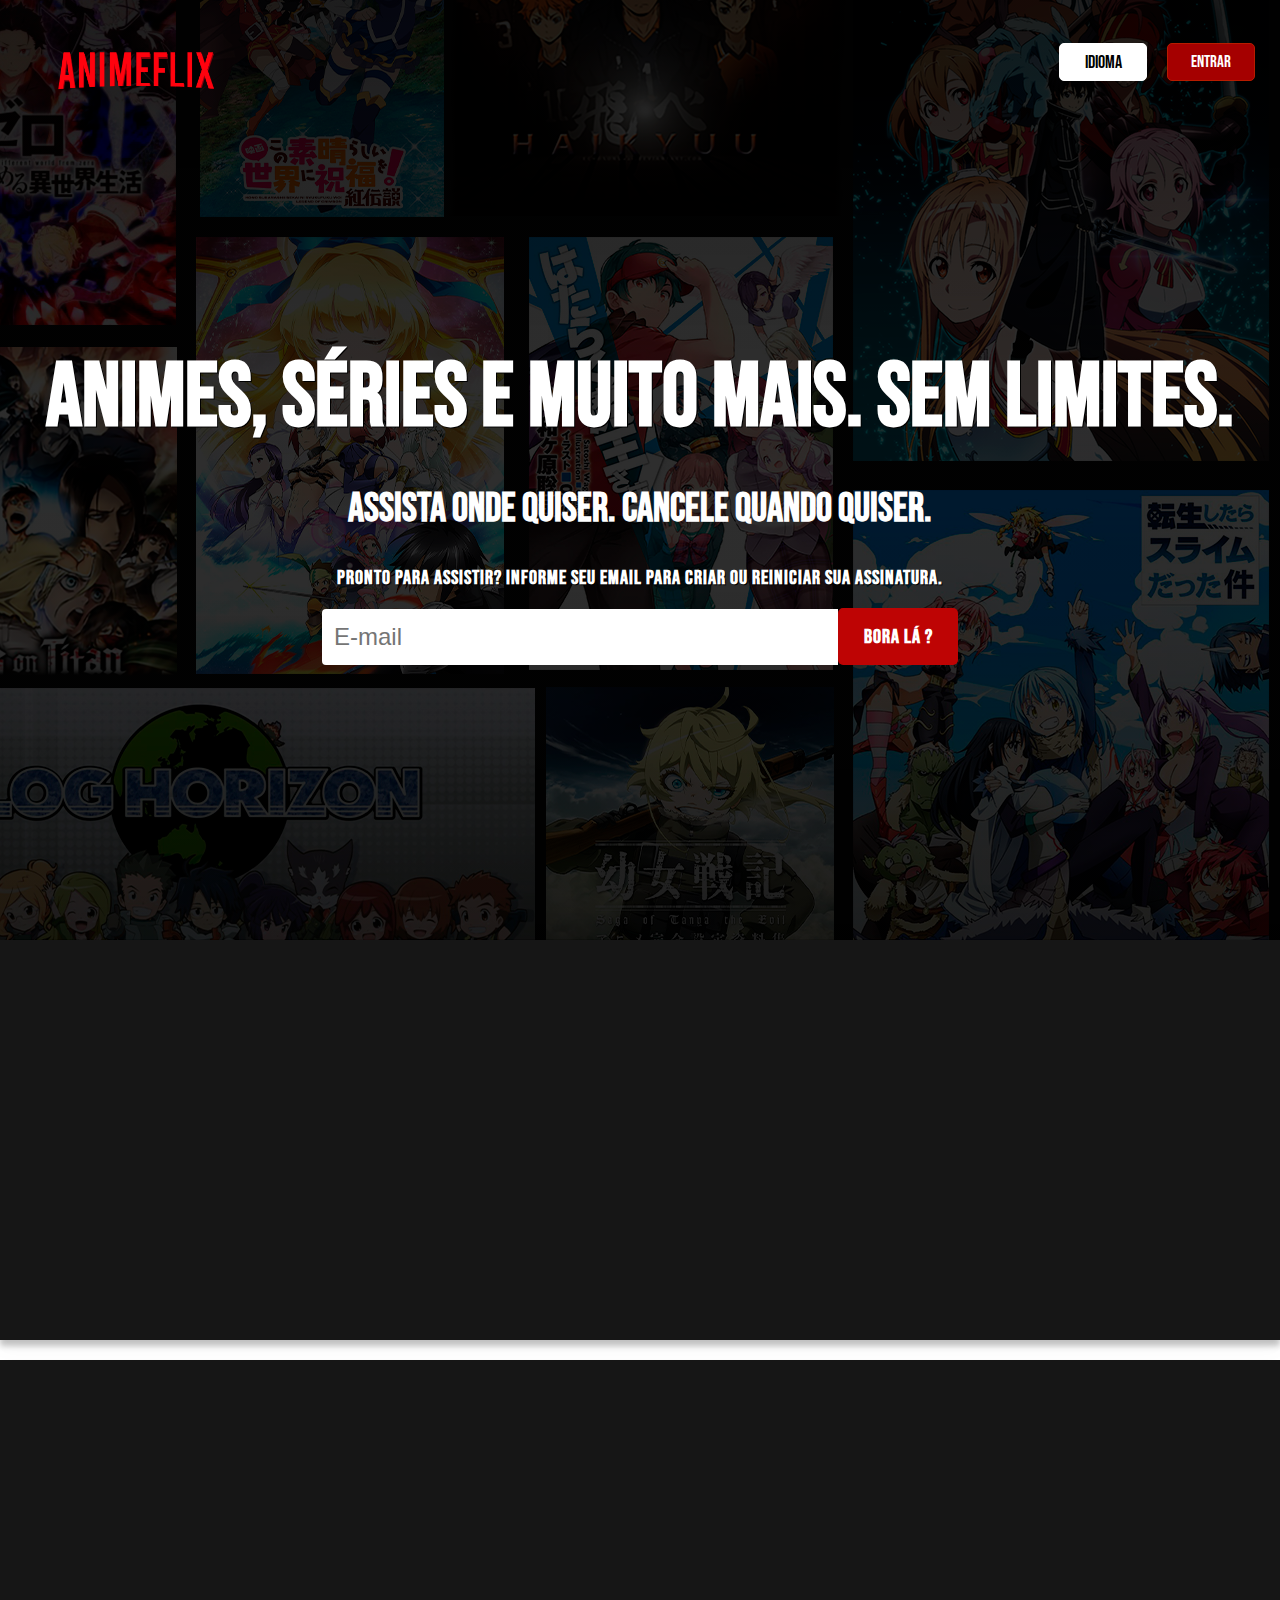
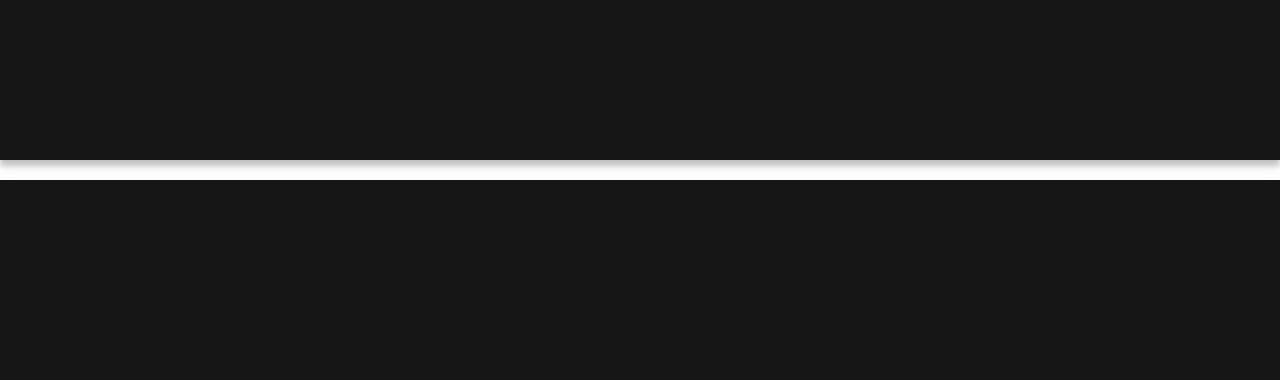
<file: index.html>
<!DOCTYPE html>
<html lang="pt-br">
  <head>
    <meta name="viewport" content="width=device-width, initial-scale=1.0" />
        <title>AnimeFlix</title>
    <link
      rel="shortcut icon"
      href=".//assets/images/logo_anime-01.png"
      type="image/x-icon"
    />
    <link rel="stylesheet" href="Pag Home/style1.css" />
    <link
      href="https://fonts.googleapis.com/css?family=Russo+One"
      rel="stylesheet"
      type="text/css"
    />
    <link href="https://unpkg.com/aos@2.3.1/dist/aos.css" rel="stylesheet">
  </head>

<body>
    <div class="menu">
      <header class ="cabecalho">
        <a href="/index.html">
         <img class = "logo-fundo" src="assets/images/logo novo animeflix.png">
        </a>
           <div id="botao-idioma">Idioma </div>
            <div id="botao-entrar"><a href="Pag Contas/contas.html">Entrar</a></div>
      </header>
      
      <h1 class= "Titulo-Principal">Animes, séries e muito mais. Sem limites.</h1>
      <h2 class="Mini-Titulo1">Assista onde quiser. Cancele quando quiser.</h2>
      <h3 class="Mini-Titulo2">Pronto para assistir? Informe seu email para criar ou reiniciar sua assinatura.</h3>
      <br>
      <div class="email-container">
        <form>
          <input id="caixa-de-email" type="email" placeholder="E-mail" autocomplete="off" required>
          <a href="Pag Cadastro/cadastro.html">
            <input id="botao-do-bora" type="submit" value="BORA LÁ ?">
          </a>
        </form>

      </div> 
  
    </div>

<!--A PARTIR DAQUI É A OUTRA METADE DA PÁGINA-->

  <div class= "menu-inferior">
        <div class= "parallax">
          <div class="caixa-1">
            <div class="texto-caixa-1">
              <div class="grid-1">
                <div data-aos="fade-up" data-aos-duration="1000" data-aos-delay="1500" >
                <h1> Assista na TV.</h1>
              </div>
            </div>
                <div class="grid-2">
                  <div data-aos="fade-up" data-aos-duration="1000" data-aos-delay="2500" >
                  <h2 style="margin:0%"> 
                  Assista em Smart TVs, PlayStation, Xbox, Chromecast, Apple TV, aparelhos de Blu-ray e outros dispositivos. </h2>
                </div>
                </div>
                  <div class="grid-3">
                    <div data-aos="fade-up" data-aos-duration="1000" data-aos-delay="500" >
                      <img id="img-tv" src="assets/images/tv.png" alt="televisao">
                    </div>
                  </div>
            </div>
          </div>

          <div class="caixa-2">
              <div class="texto-caixa-2">
                <div class="grid-4">
                 <div data-aos="fade-up" data-aos-duration="1000" data-aos-delay="1000" >
                  <h1> Assista no Celular.</h1>
                 </div>
                </div>

                  <div class="grid-5">
                    <div data-aos="fade-up" data-aos-duration="1000" data-aos-delay="1750" >
                    <h2 style="margin:0%"> Baixe e assista no conforto do seu celular. Em qualquer lugar, a qualquer hora.</h2>
                    </div>
                  </div>

                    <div class="grid-6">
                      <div data-aos="flip-left" data-aos-duration="1000" data-aos-delay="250" >
                        <img id="img-celular" src="assets/images/img-celular.png" alt="celular">
                      </div>

                    </div>
              </div>
          </div>

          <div class="caixa-3">
            <div class="texto-caixa-3">
              
              <div class="contato">
                  
                  <div data-aos="fade-right" data-aos-duration="1000" data-aos-delay="200" >
                  <h2>Contato:</h2></div>

                  <div data-aos="fade-right" data-aos-duration="1000" data-aos-delay="1000" >
                  <h2>exemplo@exemplo.com.br</h2></div>
                    
                  <div data-aos="fade-left" data-aos-duration="1000" data-aos-delay="2000" >
                  <h2>(11) 4002-8922 </h2></div>
                
               </div>
              </div>
            </div>
        </div>  
   </div>     
    

    <script src="https://unpkg.com/aos@next/dist/aos.js">
    </script>

    <script>
    AOS.init();
    </script>

<!--data-aos="fade-up"
    data-aos-offset="200"
    data-aos-delay="50"
    data-aos-duration="1000"
    data-aos-easing="ease-in-out"
    data-aos-mirror="true"
    data-aos-once="false"
    data-aos-anchor-placement="top-center"
  -->
</body>

</html>
</file>
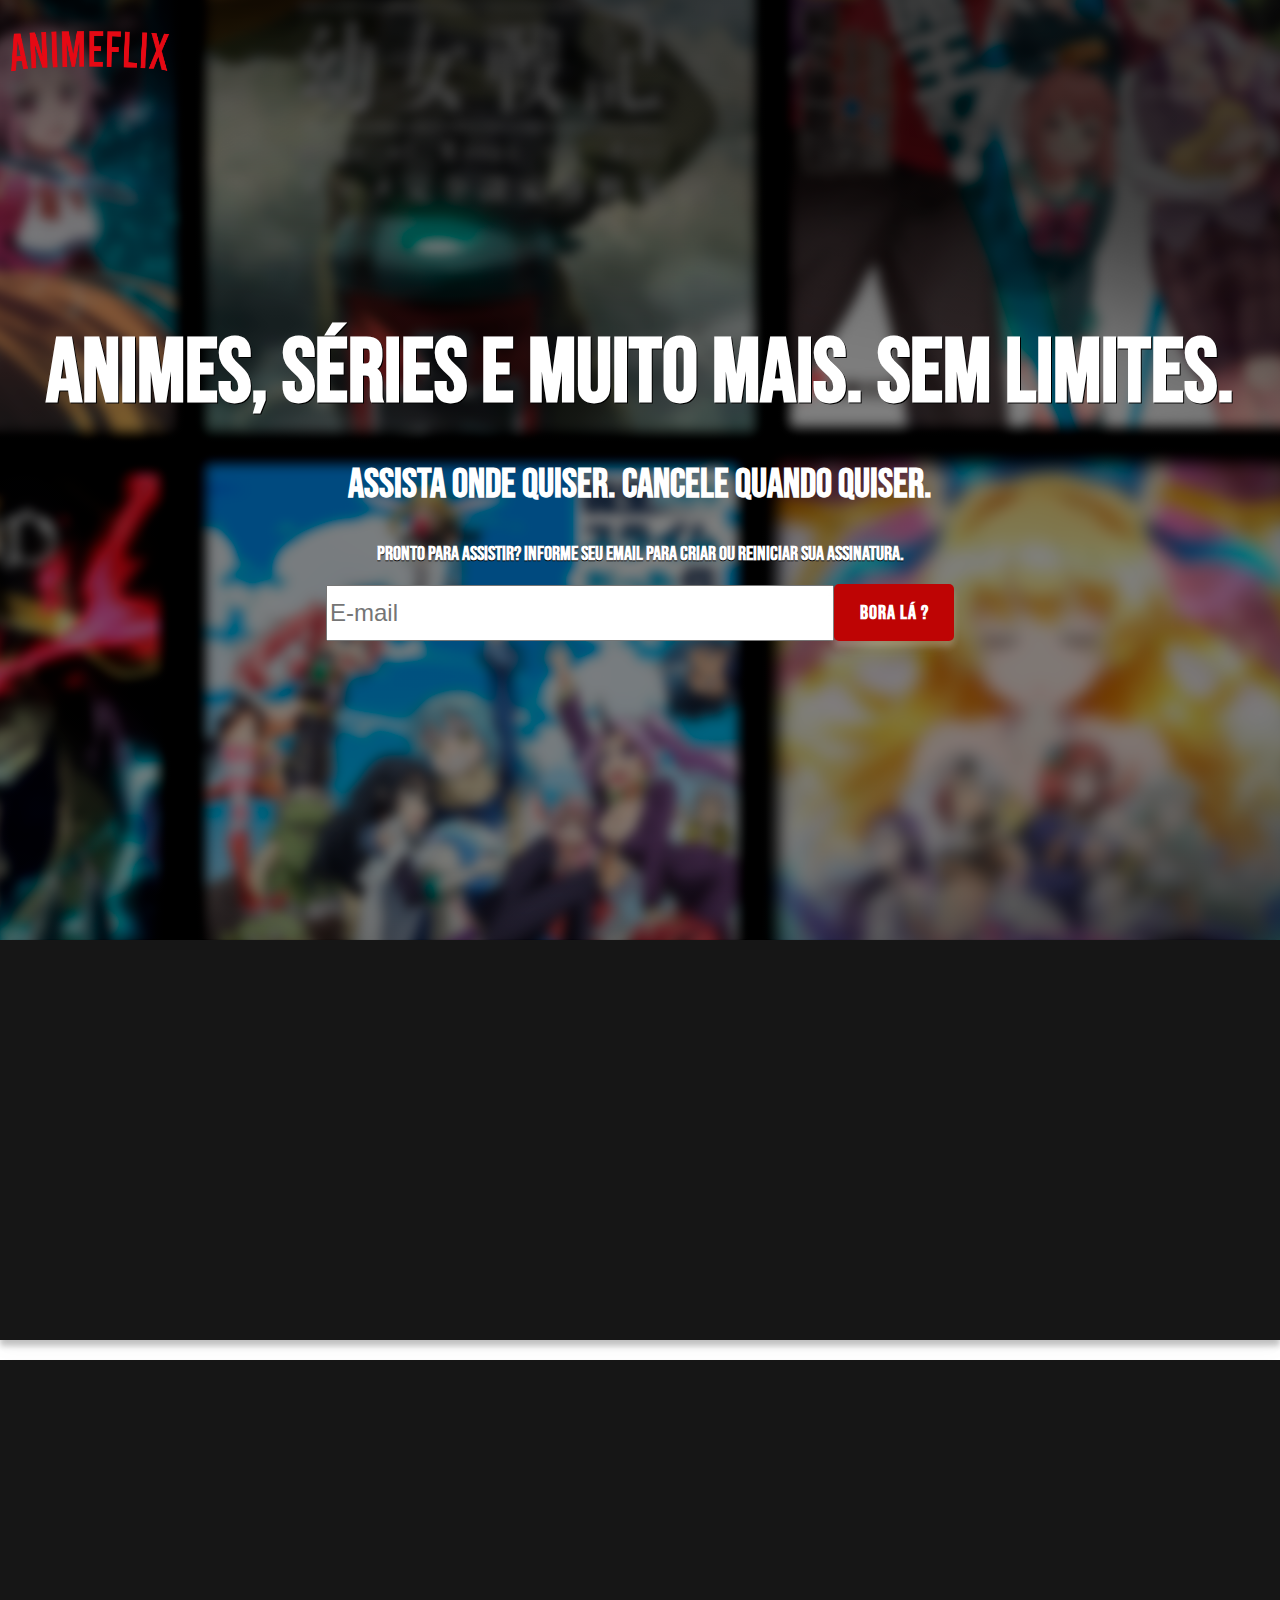
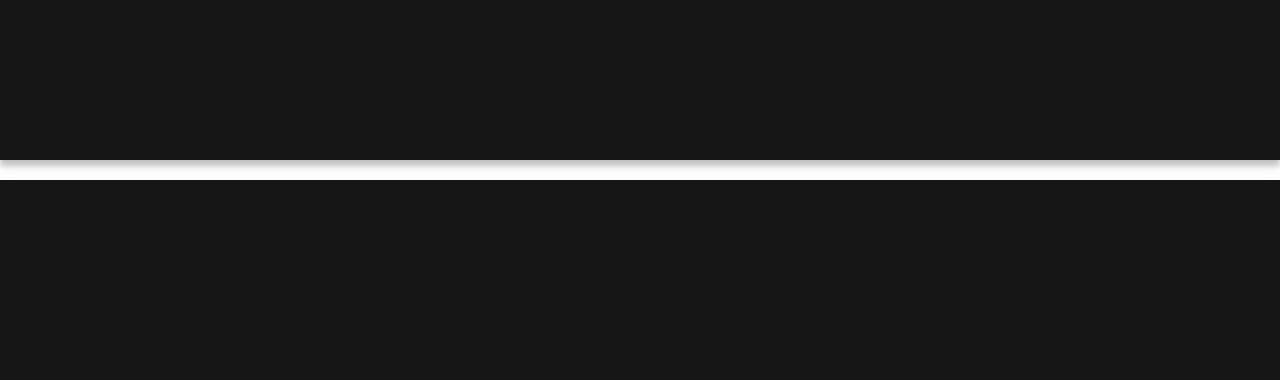
<file: Projetinho/index.html>
<!DOCTYPE html>
<html lang="pt-br">
  <head>
    <meta name="viewport" content="width=device-width, initial-scale=1.0" />
        <title>AnimeFlix</title>
    <link
      rel="shortcut icon"
      href=".//assets/images/logo_anime-01.png"
      type="image/x-icon"
    />
    <link rel="stylesheet" href="style1.css" />
    <link
      href="https://fonts.googleapis.com/css?family=Russo+One"
      rel="stylesheet"
      type="text/css"
    />
    <link href="https://unpkg.com/aos@2.3.1/dist/aos.css" rel="stylesheet">
  </head>

<body>
    <div class="menu">

      <div class="logo">
         <img src="assets/images/logo anime sem fundo-01.png">
           <div id="botao-idioma">Idioma</div>
          <div id="botao-entrar"><a href="contas.html">Entrar</a></div>     
      </div>
      
      <h1 class= "Titulo-Principal">Animes, séries e muito mais. Sem limites.</h1>

      <h2 class="Mini-Titulo1">Assista onde quiser. Cancele quando quiser.</h2>
      <h3 class="Mini-Titulo2">Pronto para assistir? Informe seu email para criar ou reiniciar sua assinatura.</h3>
      <br>
      <div class="email-container">
        <form>
          <input id="caixa-de-email" type="email" placeholder="E-mail" autocomplete="off" required>
          <input id="botao-do-bora" type="submit" value="BORA LÁ ?">
        </form>

      </div>
  
    </div>

<!--A PARTIR DAQUI É A OUTRA METADE DA PÁGINA-->

  <div class= "menu-inferior">
        <div class= "parallax">
          <div class="caixa-1">
            <div class="texto-caixa-1">
              <div class="grid-1">
                <div data-aos="fade-up" data-aos-duration="1000" data-aos-delay="1500" >
                <h1> Assista na TV.</h1>
              </div>
            </div>
                <div class="grid-2">
                  <div data-aos="fade-up" data-aos-duration="1000" data-aos-delay="2500" >
                  <h2 style="margin:0%"> 
                  Assista em Smart TVs, PlayStation, Xbox, Chromecast, Apple TV, aparelhos de Blu-ray e outros dispositivos. </h2>
                </div>
                </div>
                  <div class="grid-3">
                    <div data-aos="fade-up" data-aos-duration="1000" data-aos-delay="500" >
                      <img id="img-tv" src="assets/images/tv.png" alt="televisao">
                    </div>
                  </div>
            </div>
          </div>

          <div class="caixa-2">
              <div class="texto-caixa-2">
                <div class="grid-4">
                 <div data-aos="fade-up" data-aos-duration="1000" data-aos-delay="1000" >
                  <h1> Assista no Celular.</h1>
                 </div>
                </div>

                  <div class="grid-5">
                    <div data-aos="fade-up" data-aos-duration="1000" data-aos-delay="1750" >
                    <h2 style="margin:0%"> Baixe e assista no conforto do seu celular. Em qualquer lugar, a qualquer hora.</h2>
                    </div>
                  </div>

                    <div class="grid-6">
                      <div data-aos="flip-left" data-aos-duration="1000" data-aos-delay="250" >
                        <img id="img-celular" src="assets/images/img-celular.png" alt="celular">
                      </div>

                    </div>
              </div>
          </div>

          <div class="caixa-3">
            <div class="texto-caixa-3">
              
              <div class="contato">
                  
                  <div data-aos="fade-right" data-aos-duration="1000" data-aos-delay="200" >
                  <h2>Contato:</h2></div>

                  <div data-aos="fade-right" data-aos-duration="1000" data-aos-delay="1000" >
                  <h2>exemplo@exemplo.com.br</h2></div>
                    
                  <div data-aos="fade-left" data-aos-duration="1000" data-aos-delay="2000" >
                  <h2>(11) 4002-8922 </h2></div>
                
               </div>
              </div>
            </div>
        </div>  
   </div>     
    

    <script src="https://unpkg.com/aos@next/dist/aos.js">
    </script>

    <script>
    AOS.init();
    </script>

<!--data-aos="fade-up"
    data-aos-offset="200"
    data-aos-delay="50"
    data-aos-duration="1000"
    data-aos-easing="ease-in-out"
    data-aos-mirror="true"
    data-aos-once="false"
    data-aos-anchor-placement="top-center"
  -->
</body>

</html>
</file>
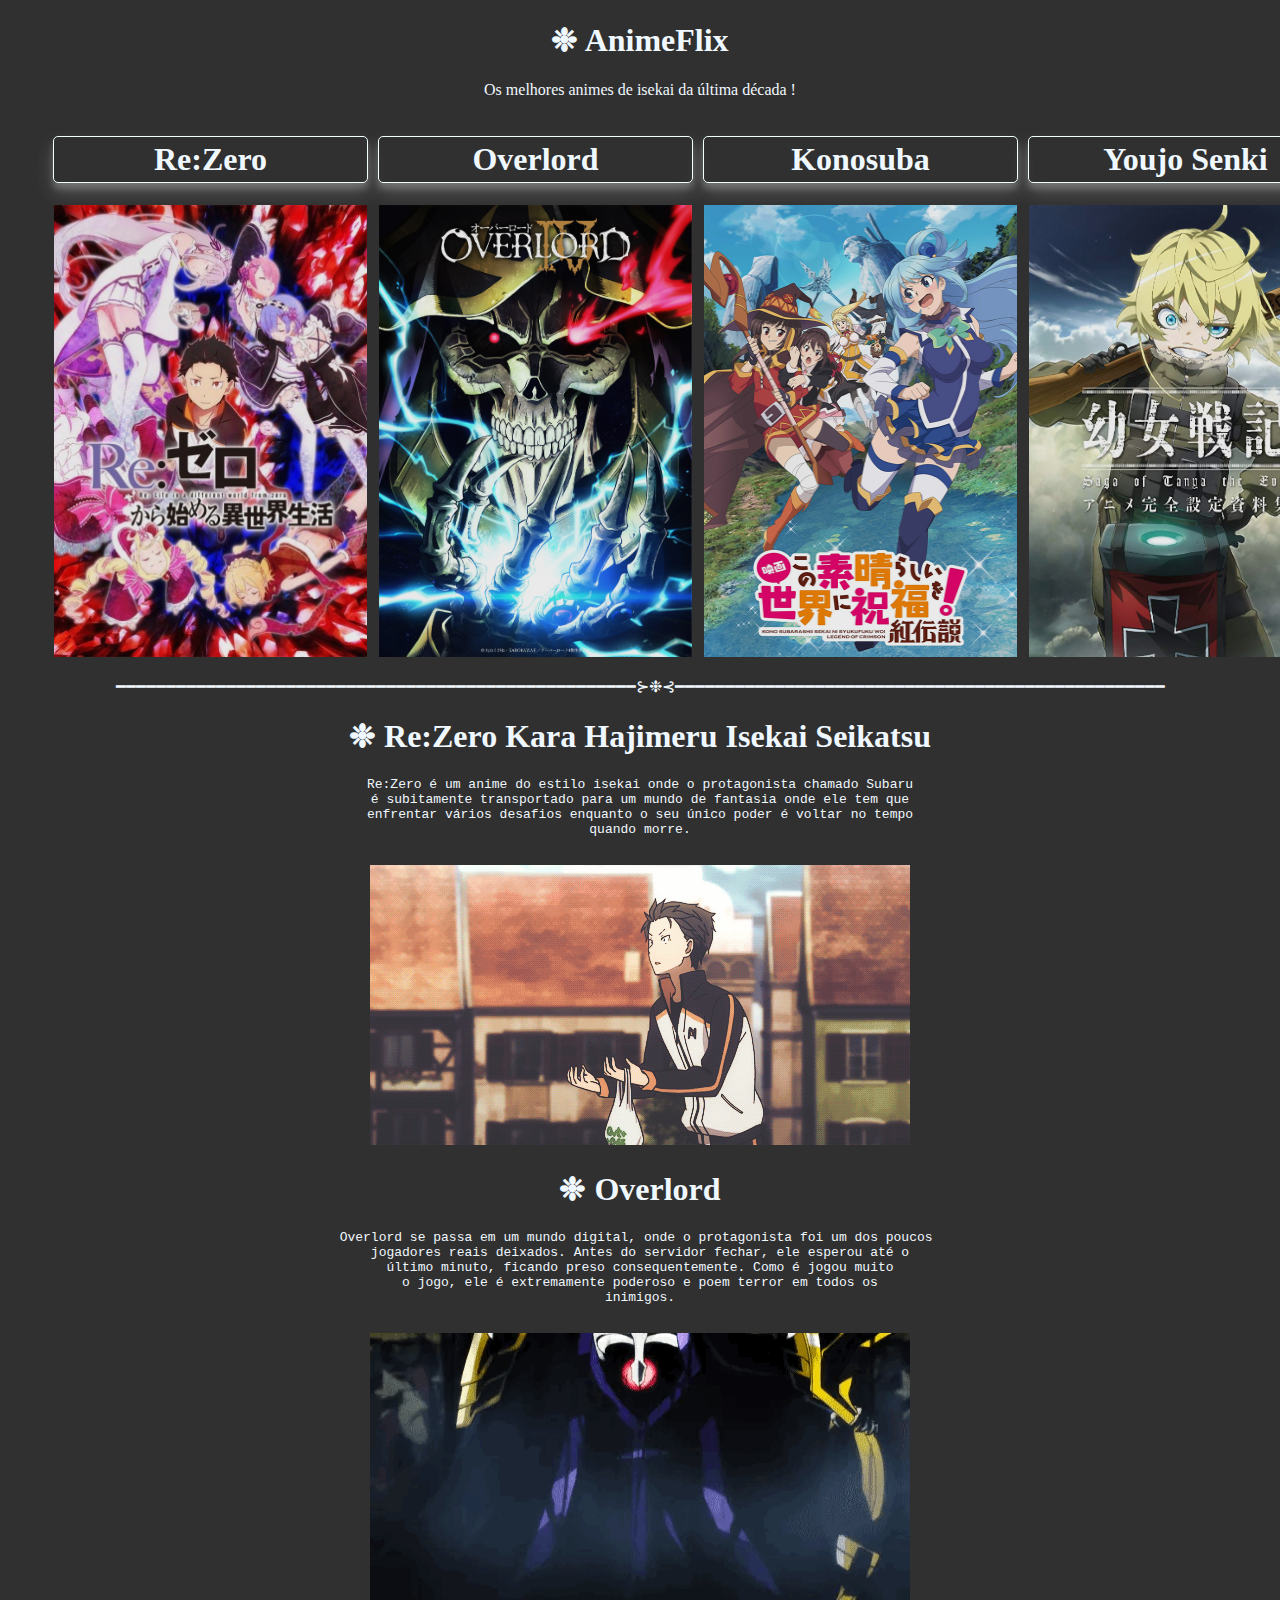
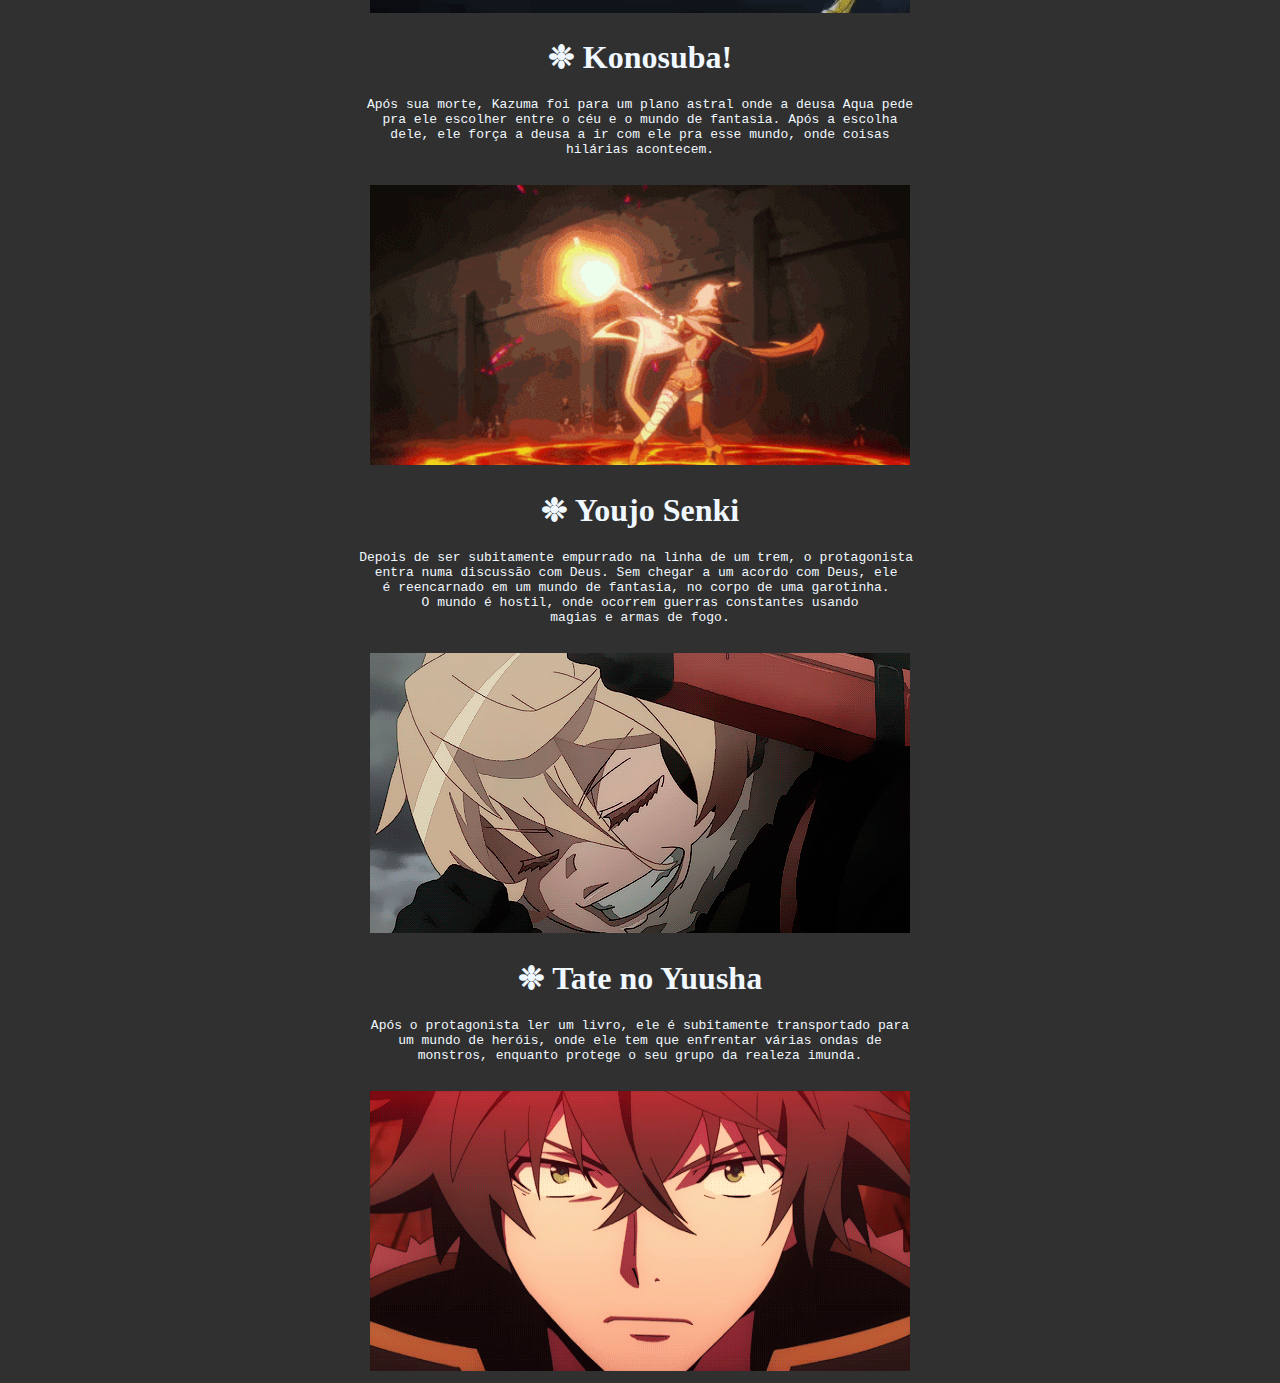
<file: catalogo.html>
<!DOCTYPE html>
<html lang="pt-br">

<head>
    <meta name="viewport" content="width=device-width, initial-scale=1.0" />
    <title>AnimeFlix</title>
    <link rel="shortcut icon" href=".//assets/images/logo_anime-01.png" type="image/x-icon" />
    <link rel="stylesheet" href="style2.css" />
    <link href="https://fonts.googleapis.com/css?family=Russo+One" rel="stylesheet" type="text/css" />
</head>

<body>
    <div class= "titulo">
        <h1>❉ AnimeFlix</h1>
        <p1> Os melhores animes de isekai da última década ! </p1>
    </div>
    <div>
        <ul>
            <li>
                <h1><div class= caixote>Re:Zero</div></h1>
                <a href="#Historia_de_Re_Zero">

                    <img class="anime" src=".//assets/images/Re_Zero_poster.jpg" alt="Anime do cara q só morre" />
                </a>

            <li>
                <h1>
                    <div class= caixote> Overlord </div></h1>
                <a href="#Historia de Overlord">
                    <img class="anime" src="assets/images/Overlord_Poster.png"
                        alt="Caveirão overpower que tem a pica de mel" />
                </a>
            </li>

            <li>
                <h1><div class= caixote>Konosuba</div></h1>
                <a href="#Historia de Konosuba!">
                    <img class="anime" src=".//assets/images/Konosuba_poster.jpg" alt="Anime isekai que é pa ri" />
                </a>
            </li>
            
            <li>
                <h1><div class= caixote>Youjo Senki </div></h1>
                <a href="#Historia de Youjo Senki">
                    <img class="anime" src=".//assets/images/youjosekni_poster.jpg"
                        alt="Isekai do cara q vira uma mina e taca o terror no campo de batalha" />
                </a>
            </li>

            <li>
                <h1><div class= caixote>Tate no Yuusha</div></h1>
                <a href="#Historia de Tate no Yuusha">
                    <img class="anime" src=".//assets/images/Tate_Poster.png" alt="Escudo que tanka até tua mãe" />
            </li>
            </a>
        </ul>
    </div>

    <p>
        ━━━━━━━━━━━━━━━━━━━━━━━━━━━━━━━━━━━━━━━━━━━━━━━━━━━━⊱❉⊰━━━━━━━━━━━━━━━━━━━━━━━━━━━━━━━━━━━━━━━━━━━━━━━━━
    </p>
        <div>
                <h1 id="Historia_de_Re_Zero">
                    ❉ Re:Zero Kara Hajimeru Isekai Seikatsu
                </h1>
                <pre>
Re:Zero é um anime do estilo isekai onde o protagonista chamado Subaru
é subitamente transportado para um mundo de fantasia onde ele tem que
enfrentar vários desafios enquanto o seu único poder é voltar no tempo
quando morre.
        </pre>

                <img class="anime2" src=".//assets/images/re-zero-gif.gif" alt="dancei" />
                <h1 id="Historia de Overlord">❉ Overlord</h1>
                <pre>
Overlord se passa em um mundo digital, onde o protagonista foi um dos poucos 
jogadores reais deixados. Antes do servidor fechar, ele esperou até o
último minuto, ficando preso consequentemente. Como é jogou muito
o jogo, ele é extremamente poderoso e poem terror em todos os
inimigos.
        </pre>

                <img class="anime2" src=".//assets/images/overlord-gif.gif" alt="pai ta on" />
                <h1 id="Historia de Konosuba!">❉ Konosuba!</h1>
                <pre>
Após sua morte, Kazuma foi para um plano astral onde a deusa Aqua pede
pra ele escolher entre o céu e o mundo de fantasia. Após a escolha
dele, ele força a deusa a ir com ele pra esse mundo, onde coisas
hilárias acontecem.
        </pre>

                <img class="anime2" src=".//assets/images/konosuba-gif.gif" alt="Roooooouubo!" />
                <h1 id="Historia de Youjo Senki">❉ Youjo Senki</h1>
                <pre>
Depois de ser subitamente empurrado na linha de um trem, o protagonista 
entra numa discussão com Deus. Sem chegar a um acordo com Deus, ele 
é reencarnado em um mundo de fantasia, no corpo de uma garotinha. 
O mundo é hostil, onde ocorrem guerras constantes usando
magias e armas de fogo.
        </pre>

                <img class="anime2" src=".//assets/images/youjo-gif.gif" alt="Tanya meteu o ateísmo" />
                <h1 id="Historia de Tate no Yuusha">❉ Tate no Yuusha</h1>
                <pre>
Após o protagonista ler um livro, ele é subitamente transportado para
um mundo de heróis, onde ele tem que enfrentar várias ondas de
monstros, enquanto protege o seu grupo da realeza imunda.
            </pre>
        </li>
        <img class="anime2" src=".//assets/images/tate-gif.gif" alt="Tanya meteu o ateísmo" />
        
    </div>
</body>

</html>
</file>
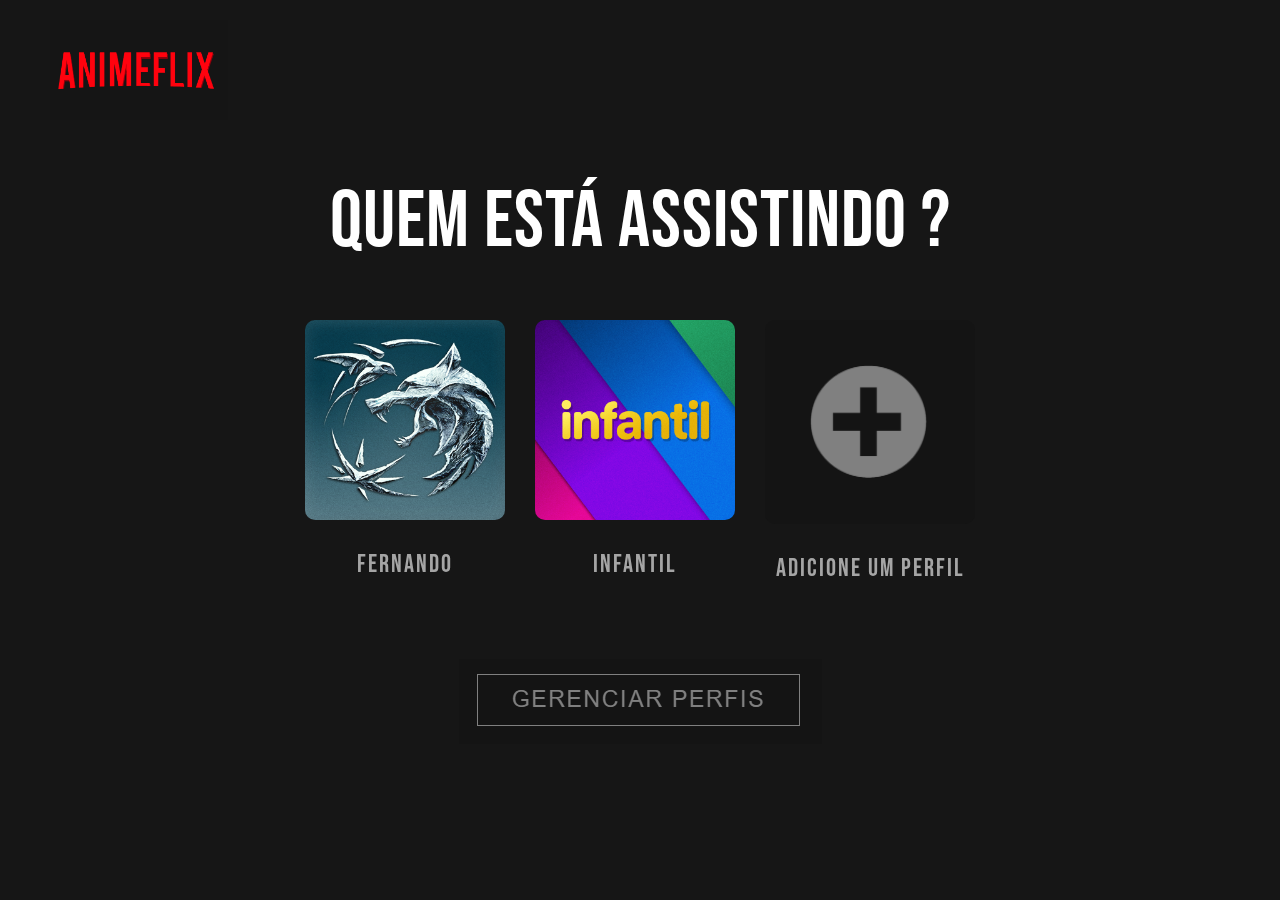
<file: contas.html>
<!DOCTYPE html>
<html lang="pt-br">
  <head>
    <meta name="viewport" content="width=device-width, initial-scale=1.0" />
        <title>AnimeFlix</title>
    <link
      rel="shortcut icon"
      href=".//assets/images/logo_anime-01.png"
      type="image/x-icon"
    />
    <link rel="stylesheet" href="contas.css" />
    <link
      href="https://fonts.googleapis.com/css?family=Russo+One"
      rel="stylesheet"
      type="text/css"
    />
    <link href="https://unpkg.com/aos@2.3.1/dist/aos.css" rel="stylesheet">
  </head>

  <body>
      <header class="logo-top">
        <img class="logo-tamanho" src="assets/images/logo anime flix-01.jpg">
          </header>
           <div class="titulo-contas"> 
             Quem está assistindo ? 
           </div>
            <div class="grid-contas">

                <div data-aos="fade-up" data-aos-duration="1000" data-aos-delay="200">
                  <img class="conta-1" src="assets/images/perfil1.png">
                    <h2 class="profile-1">Fernando</h2>
                </div>

                <div data-aos="fade-up" data-aos-duration="1000" data-aos-delay="800">
                  <img class="conta-2" src="assets/images/perfil2.png">
                    <h2 class="profile-2">Infantil</h2>
                </div>

                <div data-aos="fade-up" data-aos-duration="1000" data-aos-delay="1400">
                  <img class="adicione-um-perfil" src="assets/images/plus.png">
                  <h2 class="profile-3">Adicione um perfil</h2>
                </div>

            </div>

              <div data-aos="fade-up" data-aos-duration="1000" data-aos-delay="2000" class="gerenciar-perfis">
                <img class="botao-do-gerenciar" src="assets/images/perfis.png">
              </div>



   
   
   
   

    <script src="https://unpkg.com/aos@next/dist/aos.js">
    </script>

    <script>
    AOS.init();
    </script>

  </body>

    </html>
</file>
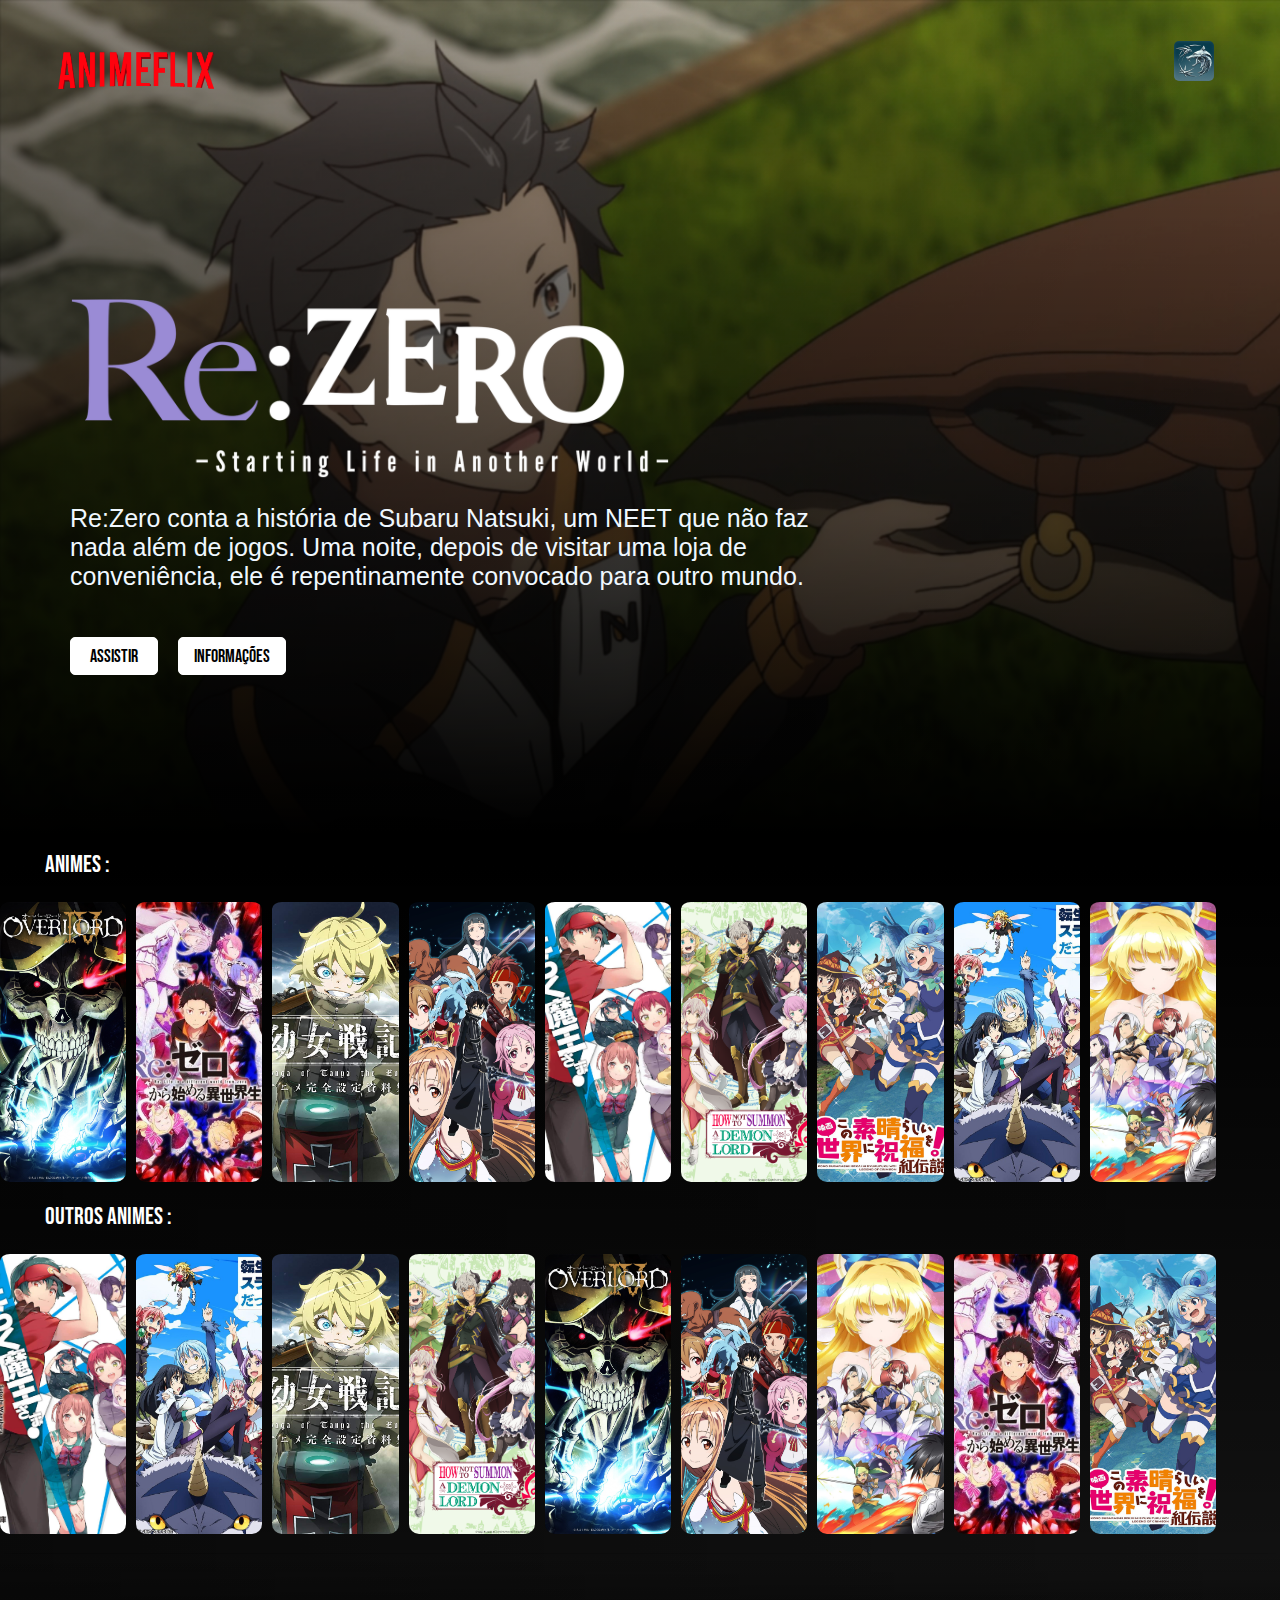
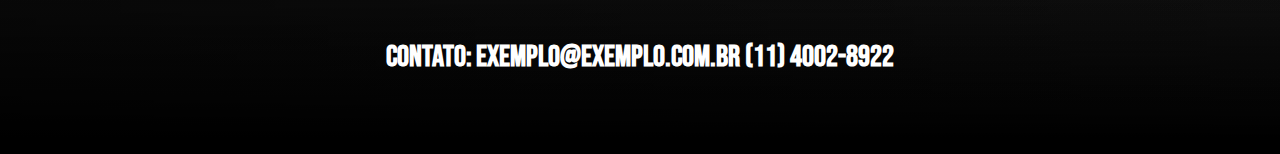
<file: Pag Animes/catalogo.html>
<!DOCTYPE html>
<html lang="pt-br">
  <head>
    <meta name="viewport" content="width=device-width, initial-scale=1.0" />
        <title>AnimeFlix</title>
    <link rel="shortcut icon" href="/assets/images/logo_anime-01.png" type="image/x-icon"/>
    <link rel="stylesheet" href="/Pag Contas/contas.css" />
    <link rel="stylesheet" href="catalogo.css" />
    <link href="https://fonts.googleapis.com/css?family=Russo+One" rel="stylesheet" type="text/css"/>
    <link href="https://unpkg.com/aos@2.3.1/dist/aos.css" rel="stylesheet">
    <link rel="stylesheet" href="https://unpkg.com/swiper/swiper-bundle.min.css"/>
    

  </head>

    <body>
      <div class="anime-em-destaque">
        <header>
            <div class="logo-top">
              <a href="/index.html">
                <img class="logo-tamanho" src="/assets/images/logo novo animeflix.png">
              </a>
                <div class="dropdown" style="float:right;">
                  <button class="dropbtn">
                    <img class="icone-do-perfil" src="/assets/images/perfil1.png">
                  </button>
                    <div class="dropdown-content">
                    <a href="/Pag Contas/contas.html">Gerenciar perfis</a>
                    <a href="/index.html">Sair da Animeflix</a>
                  </div>
                </div>
            </div>
        </header>
          <div class= "anime-re-zero">
            <img class ="re-zero-logo" src="/assets/images/re zero logo.png">
            <h2 class="texto-re-zero">Re:Zero conta a história de Subaru Natsuki, um NEET que não faz nada além de jogos. Uma noite, depois de visitar uma loja de conveniência, ele é repentinamente convocado para outro mundo.</h2>

              <div class="botoes-re-zero">
                
                <div class="botao-assistir">Assistir</div>

                <div class="botao-informacoes">Informações</div>
              </div>
          </div>
      </div>

   <div class="fundo-inferior">
      <h2 class="titulo-do-catalogo">Animes : </h2>

        <div class="swiper-container mySwiper">
          <div class="swiper-wrapper">

            <div class="swiper-slide">
              <img src="/assets/images/Overlord_Poster.png">
            </div>

            <div class="swiper-slide">
              <img src="/assets/images/Re_Zero_poster.jpg">
            </div>

            <div class="swiper-slide">
              <img src="/assets/images/youjosekni_poster.jpg">
            </div>

            <div class="swiper-slide">
              <img src="/assets/images/Aincrad-763x1080.png">
            </div>

            <div class="swiper-slide">
              <img src="/assets/images/Hataraku-Maou-sama.jpg">
            </div>

            <div class="swiper-slide">
              <img src="/assets/images/How-NOT-to-Summon-a-Demon-Lord-Ω-1.png">
            </div>

            <div class="swiper-slide">
              <img src="/assets/images/Konosuba_poster.jpg">
            </div>

            <div class="swiper-slide">
              <img src="/assets/images/C55f3987196f62f3d02385f8086b8ce6.jpg">
            </div>

            <div class="swiper-slide">
              <img src="/assets/images/913faEGg2XL._AC_SL1500_.jpg">
            </div>
            
          </div>
          <div class="swiper-button-next"></div>
          <div class="swiper-button-prev"></div>
          <div class="swiper-pagination"></div>
        </div>

        <h2 class="titulo-do-catalogo2">Outros Animes : </h2>

        <div class="swiper-container mySwiper">
          <div class="swiper-wrapper">

            <div class="swiper-slide">
              <img src="/assets/images/Hataraku-Maou-sama.jpg">
            </div>

            <div class="swiper-slide">
              <img src="/assets/images/C55f3987196f62f3d02385f8086b8ce6.jpg">
            </div>

            <div class="swiper-slide">
              <img src="/assets/images/youjosekni_poster.jpg">
            </div>

            <div class="swiper-slide">
              <img src="/assets/images/How-NOT-to-Summon-a-Demon-Lord-Ω-1.png">
            </div>

            <div class="swiper-slide">
              <img src="/assets/images/Overlord_Poster.png">
            </div>

            <div class="swiper-slide">
              <img src="/assets/images/Aincrad-763x1080.png">
            </div>

            <div class="swiper-slide">
              <img src="/assets/images/913faEGg2XL._AC_SL1500_.jpg">
            </div>

            <div class="swiper-slide">
              <img src="/assets/images/Re_Zero_poster.jpg">
            </div>

            <div class="swiper-slide">
              <img src="/assets/images/Konosuba_poster.jpg">
            </div>
            
          </div>
          <div class="swiper-button-next"></div>
          <div class="swiper-button-prev"></div>
          <div class="swiper-pagination"></div>
        </div>

        <footer>
          <div class="caixa-3">
            <div class="texto-caixa-3">
              
              <div class="contato">
                  
                  
                  <h2>Contato:</h2>

                  
                  <h2>exemplo@exemplo.com.br</h2>
                    
                  
                  <h2>(11) 4002-8922 </h2>
                
               </div>
              </div>
            </div>
        </footer>
      </div>

        
        <!--Fadding Animation Script-->
        <script src="https://unpkg.com/aos@next/dist/aos.js">
        </script>
    
        <script>
        AOS.init();
        </script>

     <!--Carrossel Script-->
     <script src="https://unpkg.com/swiper/swiper-bundle.min.js"></script>

     <script>
      var swiper = new Swiper(".mySwiper", {
      slidesPerView: 9,
      spaceBetween: 10,
      slidesPerGroup: 3,
      loop: true,
      loopFillGroupWithBlank: true,
      pagination: {
        el: ".swiper-pagination",
        clickable: true,
      },
      navigation: {
      nextEl: ".swiper-button-next",
      prevEl: ".swiper-button-prev",
       },
      });
      </script>
        
    </body>
  </html>
</file>
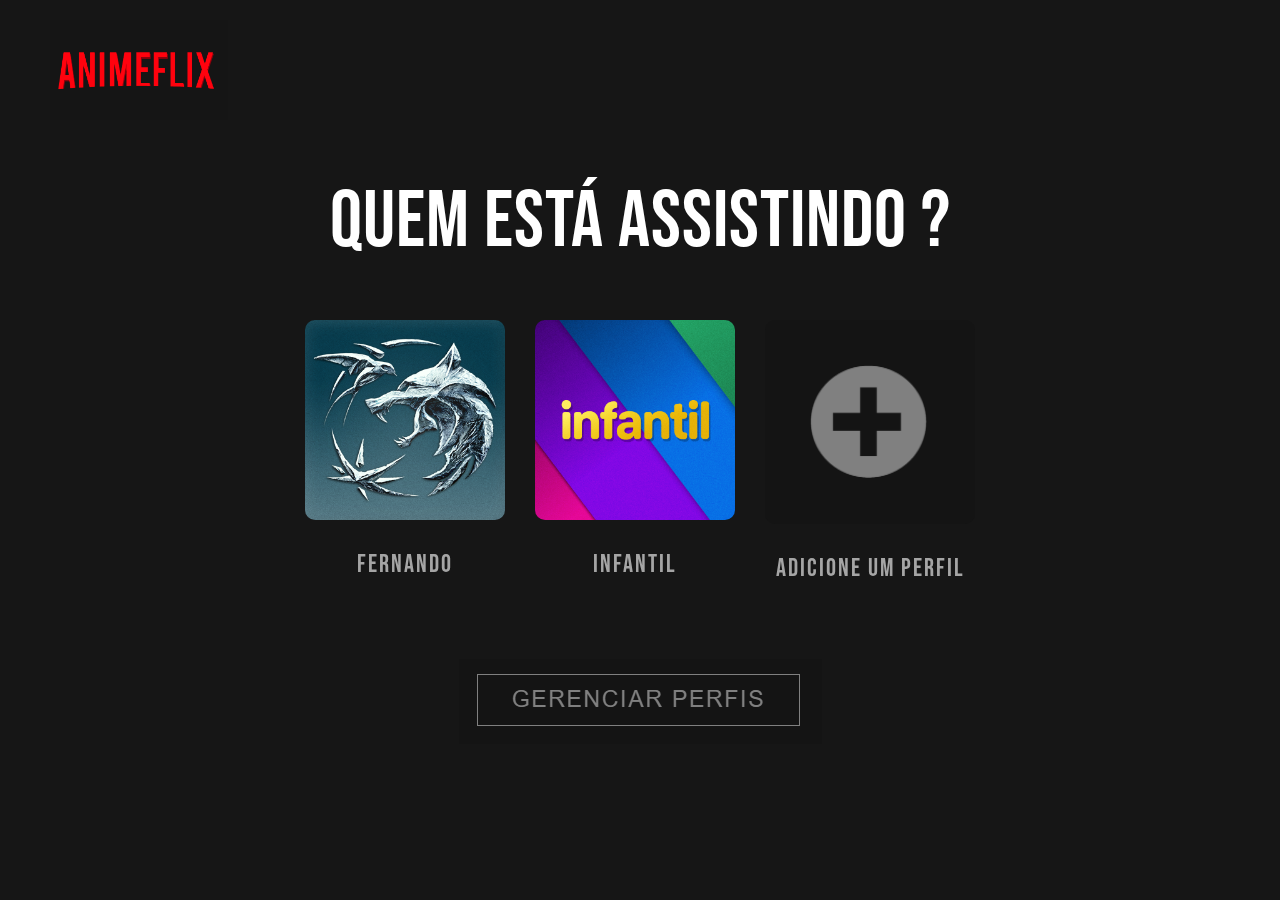
<file: Pag Contas/contas.html>
<!DOCTYPE html>
<html lang="pt-br">
  <head>
    <meta name="viewport" content="width=device-width, initial-scale=1.0" />
        <title>AnimeFlix</title>
    <link
      rel="shortcut icon"
      href="/assets/images/logo_anime-01.png"
      type="image/x-icon"
    />
    <link rel="stylesheet" href="/Pag Contas/contas.css" />
    <link
      href="https://fonts.googleapis.com/css?family=Russo+One"
      rel="stylesheet"
      type="text/css"
    />
    <link href="https://unpkg.com/aos@2.3.1/dist/aos.css" rel="stylesheet">
  </head>

  <body>
      <header class="logo-top">
        <a href="/index.html">
          <img class="logo-tamanho" src="/assets/images/logo anime flix-01.jpg">
        </a>
          </header>
           <div class="titulo-contas"> 
             Quem está assistindo ? 
           </div>
            <div class="grid-contas">

                <div data-aos="fade-up" data-aos-duration="1000" data-aos-delay="200">
                  <a href="/Pag Animes/catalogo.html">
                   <img class="conta-1" src="/assets/images/perfil1.png">
                  </a>
                    <h2 class="profile-1">Fernando</h2>
                </div>

                <div data-aos="fade-up" data-aos-duration="1000" data-aos-delay="800">
                  <img class="conta-2" src="/assets/images/perfil2.png">
                    <h2 class="profile-2">Infantil</h2>
                </div>

                <div data-aos="fade-up" data-aos-duration="1000" data-aos-delay="1400">
                  <img class="adicione-um-perfil" src="/assets/images/plus.png">
                  <h2 class="profile-3">Adicione um perfil</h2>
                </div>

            </div>

              <div data-aos="fade-up" data-aos-duration="1000" data-aos-delay="2000" class="gerenciar-perfis">
                <img class="botao-do-gerenciar" src="/assets/images/perfis.png">
              </div>
              
    <script src="https://unpkg.com/aos@next/dist/aos.js">
    </script>

    <script>
    AOS.init();
    </script>

  </body>

    </html>
</file>
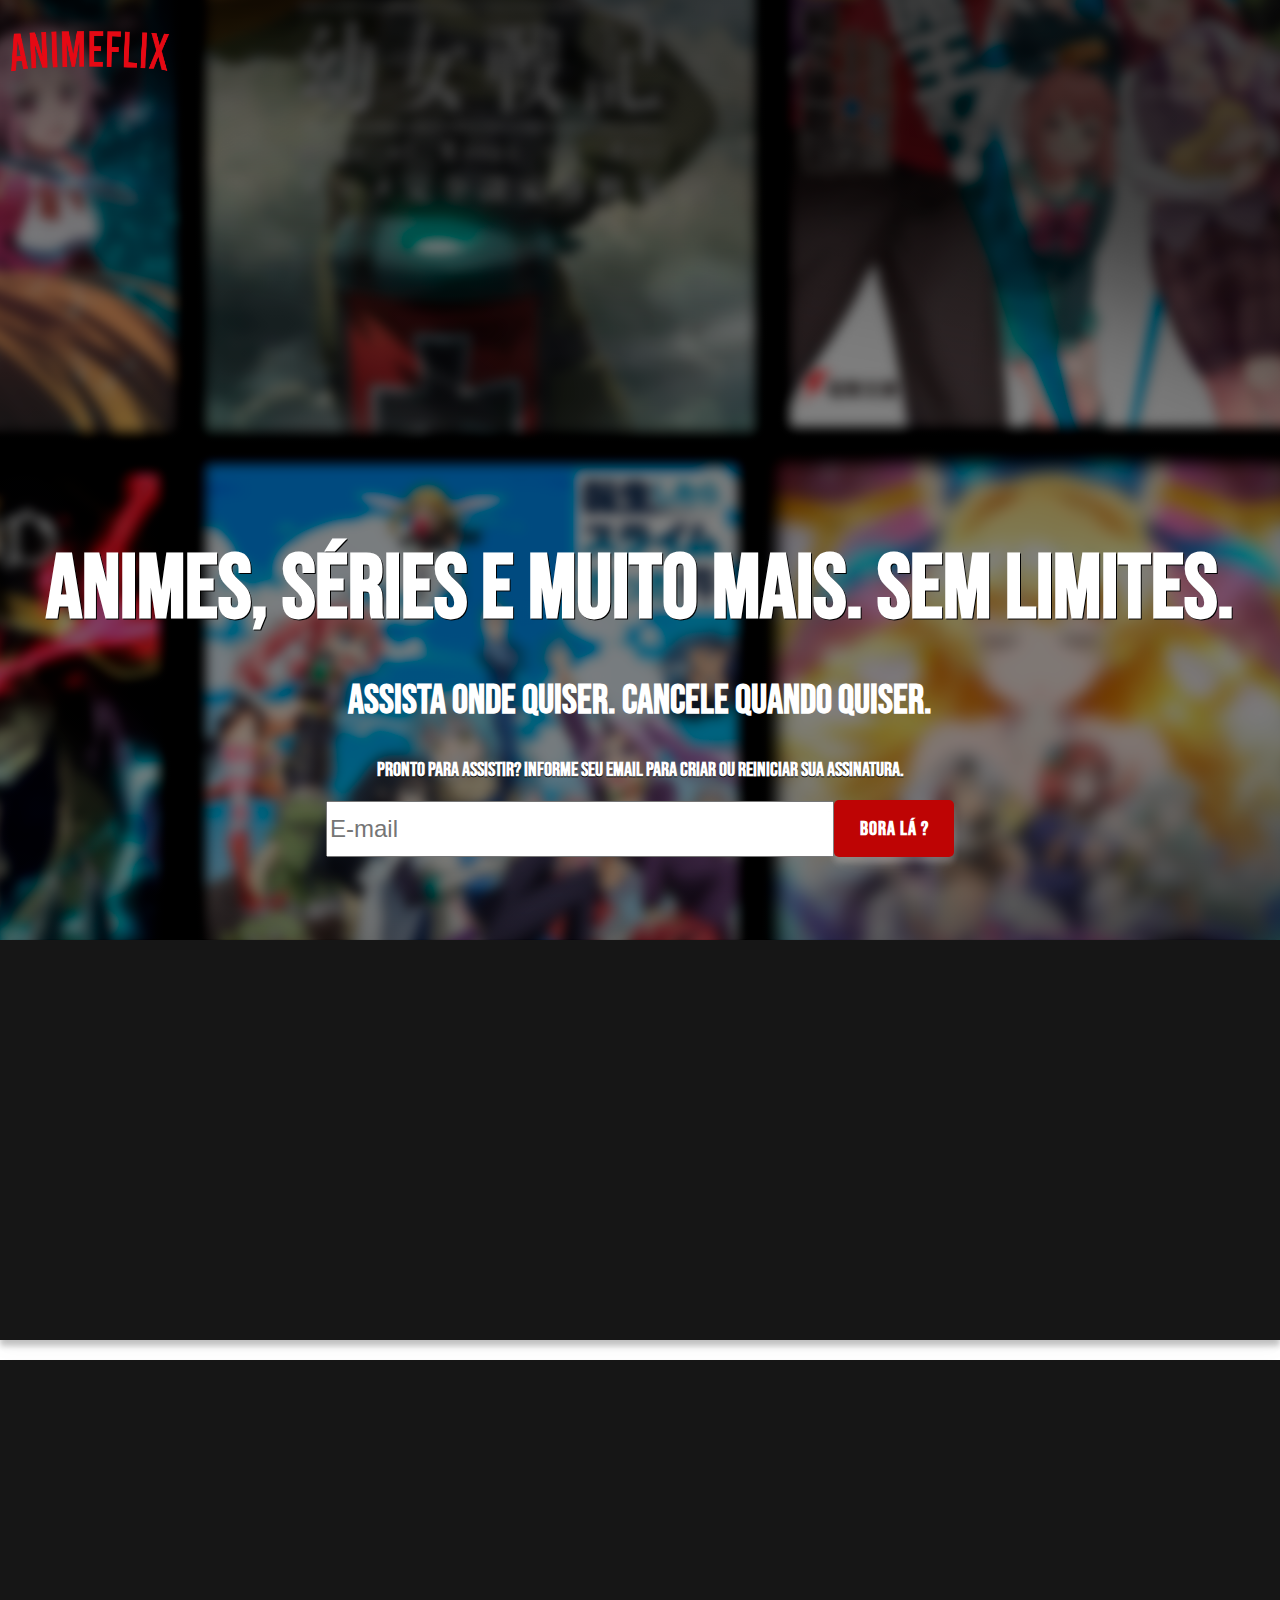
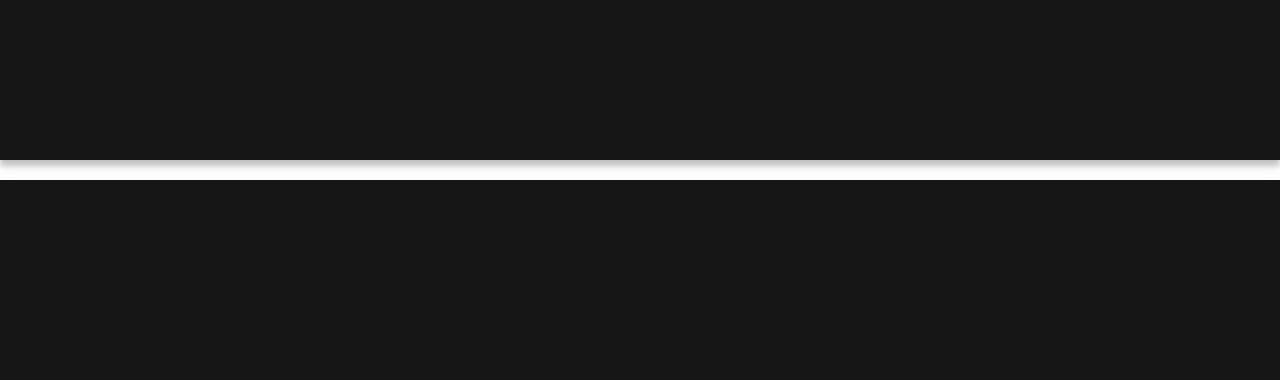
<file: Projetinho/Home.html>
<!DOCTYPE html>
<html lang="pt-br">
  <head>
    <meta name="viewport" content="width=device-width, initial-scale=1.0" />
        <title>AnimeFlix</title>
    <link
      rel="shortcut icon"
      href=".//assets/images/logo_anime-01.png"
      type="image/x-icon"
    />
    <link rel="stylesheet" href="style1.css" />
    <link
      href="https://fonts.googleapis.com/css?family=Russo+One"
      rel="stylesheet"
      type="text/css"
    />
    <link href="https://unpkg.com/aos@2.3.1/dist/aos.css" rel="stylesheet">
  </head>

<body>
    <div class="menu">

      <div class="logo">
         <img src="assets/images/logo anime sem fundo-01.png">
           <div id="botao-idioma">Idioma</div>
          <div id="botao-entrar"><a href="contas.html">Entrar</a></div>     
      </div>
      <br><br><br><br><br><br><br><br><br><br><br><br>
      <h1 class= "Titulo-Principal">Animes, séries e muito mais. Sem limites.</h1>

      <h2 class="Mini-Titulo1">Assista onde quiser. Cancele quando quiser.</h2>
      <h3 class="Mini-Titulo2">Pronto para assistir? Informe seu email para criar ou reiniciar sua assinatura.</h3>
      <br>
      <div class="email-container">
        <form>
          <input id="caixa-de-email" type="email" placeholder="E-mail" required>
          <input id="botao-do-bora" type="submit" value="BORA LÁ ?">
        </form>

      </div>
  
    </div>

<!--A PARTIR DAQUI É A OUTRA METADE DA PÁGINA-->

  <div class= "menu-inferior">
        <div class= "parallax">
          <div class="caixa-1">
            <div class="texto-caixa-1">
              <div class="grid-1">
                <div data-aos="fade-up" data-aos-duration="1000" data-aos-delay="1500" >
                <h1> Assista na TV.</h1>
              </div>
            </div>
                <div class="grid-2">
                  <div data-aos="fade-up" data-aos-duration="1000" data-aos-delay="2500" >
                  <h2 style="margin:0%"> 
                  Assista em Smart TVs, PlayStation, Xbox, Chromecast, Apple TV, aparelhos de Blu-ray e outros dispositivos. </h2>
                </div>
                </div>
                  <div class="grid-3">
                    <div data-aos="fade-up" data-aos-duration="1000" data-aos-delay="500" >
                      <img id="img-tv" src="assets/images/tv.png" alt="televisao">
                    </div>
                  </div>
            </div>
          </div>

          <div class="caixa-2">
              <div class="texto-caixa-2">
                <div class="grid-4">
                 <div data-aos="fade-up" data-aos-duration="1000" data-aos-delay="1000" >
                  <h1> Assista no Celular.</h1>
                 </div>
                </div>

                  <div class="grid-5">
                    <div data-aos="fade-up" data-aos-duration="1000" data-aos-delay="1750" >
                    <h2 style="margin:0%"> Baixe e assista no conforto do seu celular. Em qualquer lugar, a qualquer hora.</h2>
                    </div>
                  </div>

                    <div class="grid-6">
                      <div data-aos="flip-left" data-aos-duration="1000" data-aos-delay="250" >
                        <img id="img-celular" src="assets/images/img-celular.png" alt="celular">
                      </div>

                    </div>
              </div>
          </div>

          <div class="caixa-3">
            <div class="texto-caixa-3">
              
              <div class="contato">
                  
                  <div data-aos="fade-right" data-aos-duration="1000" data-aos-delay="200" >
                  <h2>Contato:</h2></div>

                  <div data-aos="fade-right" data-aos-duration="1000" data-aos-delay="1000" >
                  <h2>exemplo@exemplo.com.br</h2></div>
                    
                  <div data-aos="fade-left" data-aos-duration="1000" data-aos-delay="2000" >
                  <h2>(11) 4002-8922 </h2></div>
                
               </div>
              </div>
            </div>
        </div>  
   </div>     
    

    <script src="https://unpkg.com/aos@next/dist/aos.js">
    </script>

    <script>
    AOS.init();
    </script>

<!--data-aos="fade-up"
    data-aos-offset="200"
    data-aos-delay="50"
    data-aos-duration="1000"
    data-aos-easing="ease-in-out"
    data-aos-mirror="true"
    data-aos-once="false"
    data-aos-anchor-placement="top-center"
  -->
</body>

</html>
</file>
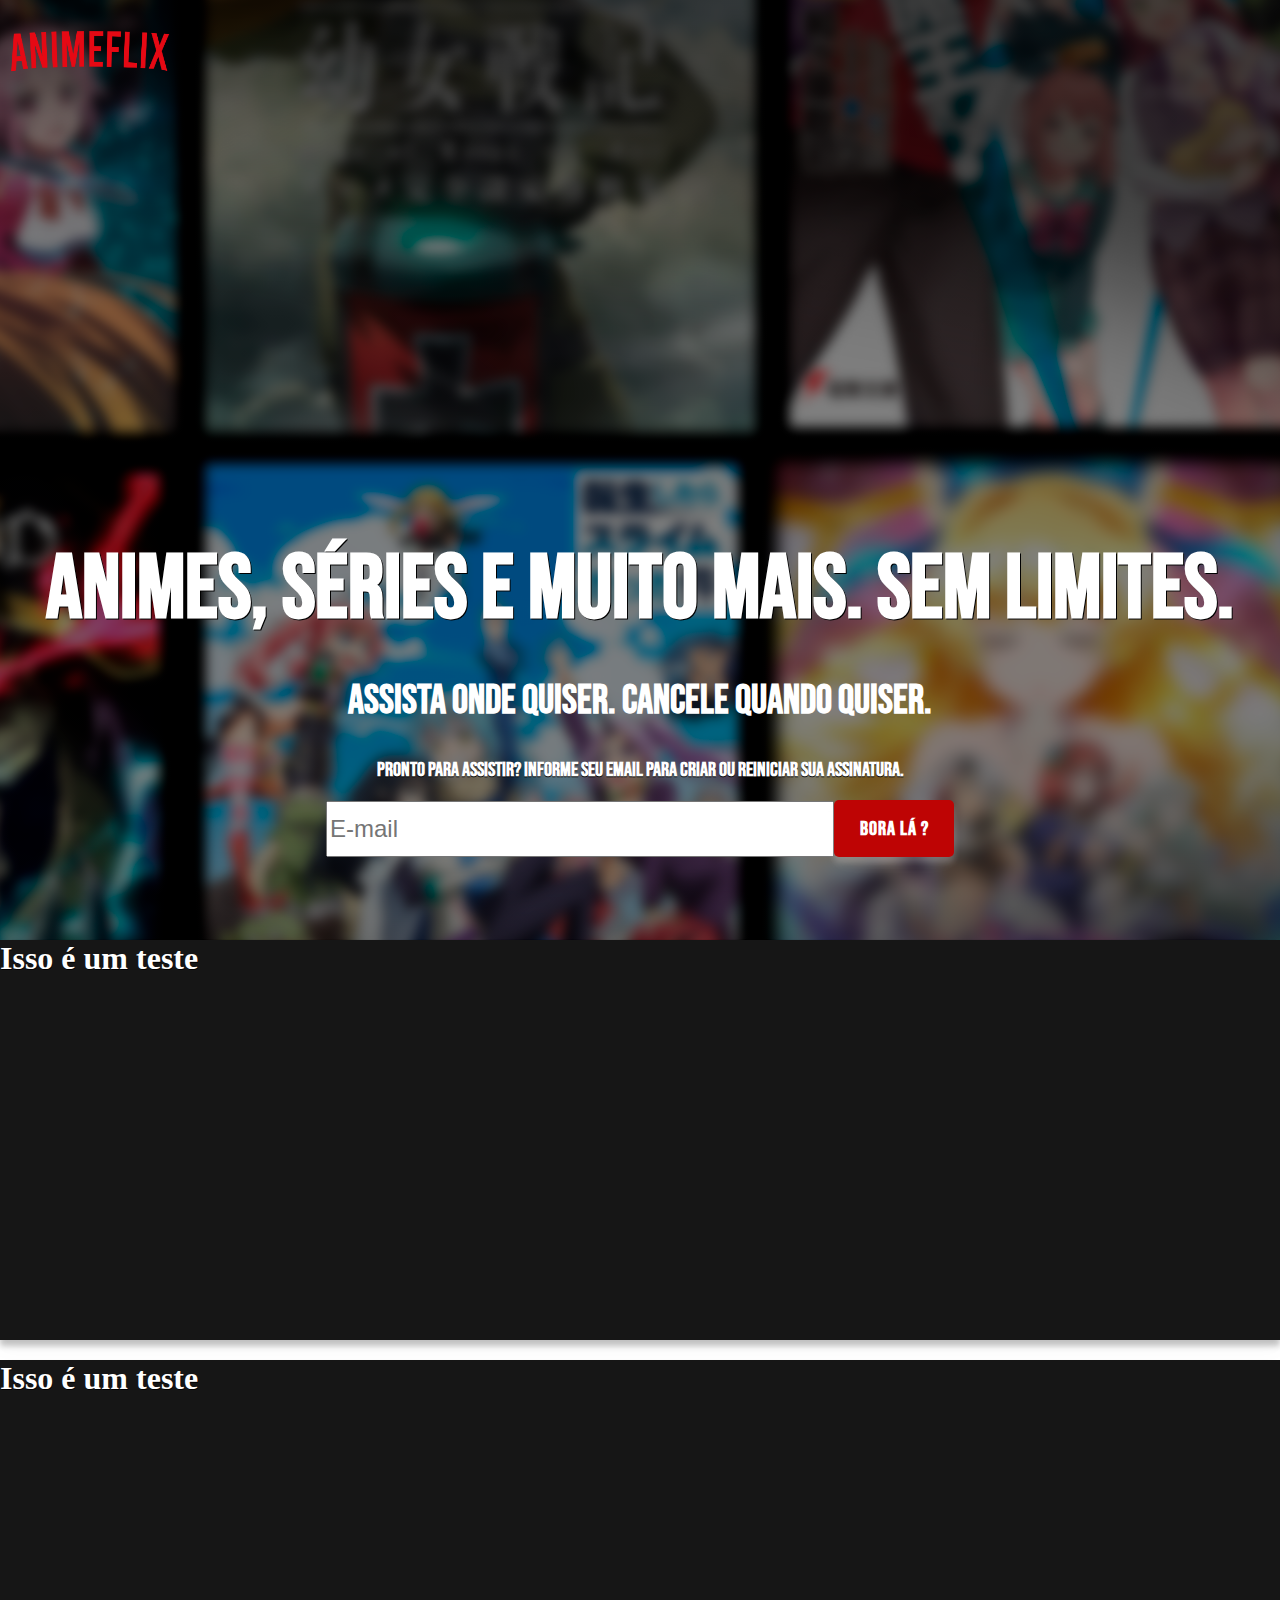
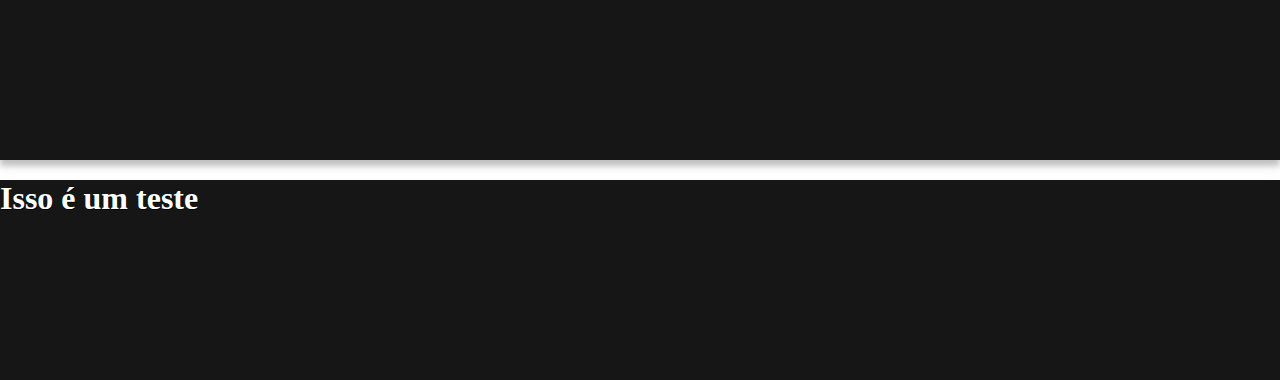
<file: Projetinho/pag1.html>
<!DOCTYPE html>
<html lang="pt-br">
  <head>
    <meta name="viewport" content="width=device-width, initial-scale=1.0" />
        <title>AnimeFlix</title>
    <link
      rel="shortcut icon"
      href=".//Imagens/logo_anime-01.png"
      type="image/x-icon"
    />
    <link rel="stylesheet" href="style1.css" />
    <link
      href="https://fonts.googleapis.com/css?family=Russo+One"
      rel="stylesheet"
      type="text/css"
    />
  </head>

<body>
    <div class="menu">

      <div class="logo">
        <img src="Imagens/logo anime sem fundo-01.png">
          <div id="botao-idioma">Idioma</div>
          <div id="botao-entrar">Entrar</div>     
      </div>
      <br><br><br><br><br><br><br><br><br><br><br><br>
      <h1 class= "Titulo-Principal">Animes, séries e muito mais. Sem limites.</h1>

      <h2 class="Mini-Titulo1">Assista onde quiser. Cancele quando quiser.</h2>
      <h3 class="Mini-Titulo2">Pronto para assistir? Informe seu email para criar ou reiniciar sua assinatura.</h3>
      <br>
      <div class="email-container">
        <form>
          <input id="caixa-de-email" type="email" placeholder="E-mail" required>
          <input id="botao-do-bora" type="submit" value="BORA LÁ ?">
        </form>

      </div>
  
    </div>

<!--A PARTIR DAQUI É A OUTRA METADE DA PÁGINA-->

  <div class= "menu-inferior">
        <div class= "parallax">
          <div class="caixa-1">
            <div class="texto-caixa-1">
              <h1> Isso é um teste</h1>
            </div>
          </div>   

          <div id="caixa-2">
              <div class="texto-caixa-2">
                <h1> Isso é um teste</h1>
              </div>
          </div>

          <div id="caixa-3">
            <div class="texto-caixa-3">
              <h1> Isso é um teste</h1>
            </div>
         </div>
            


        </div>     
       
  </div>


</body>

</html>
</file>
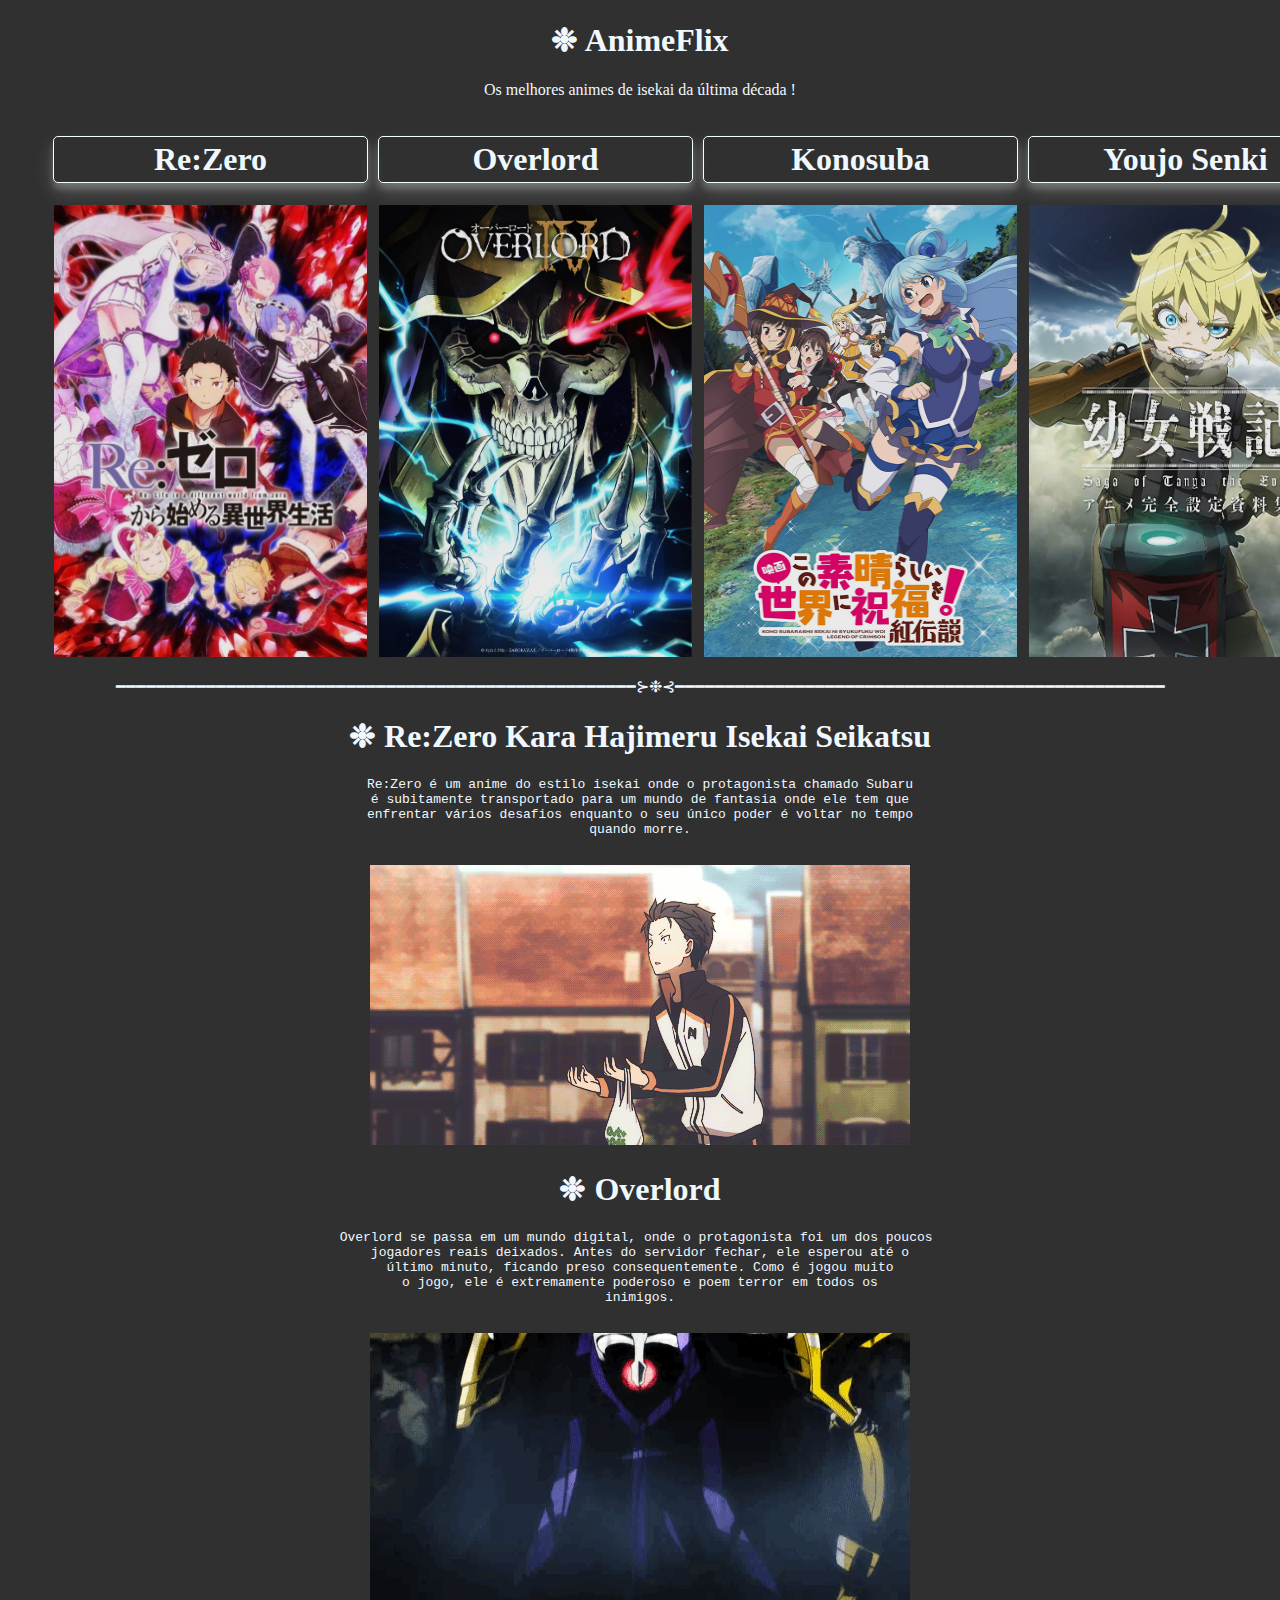
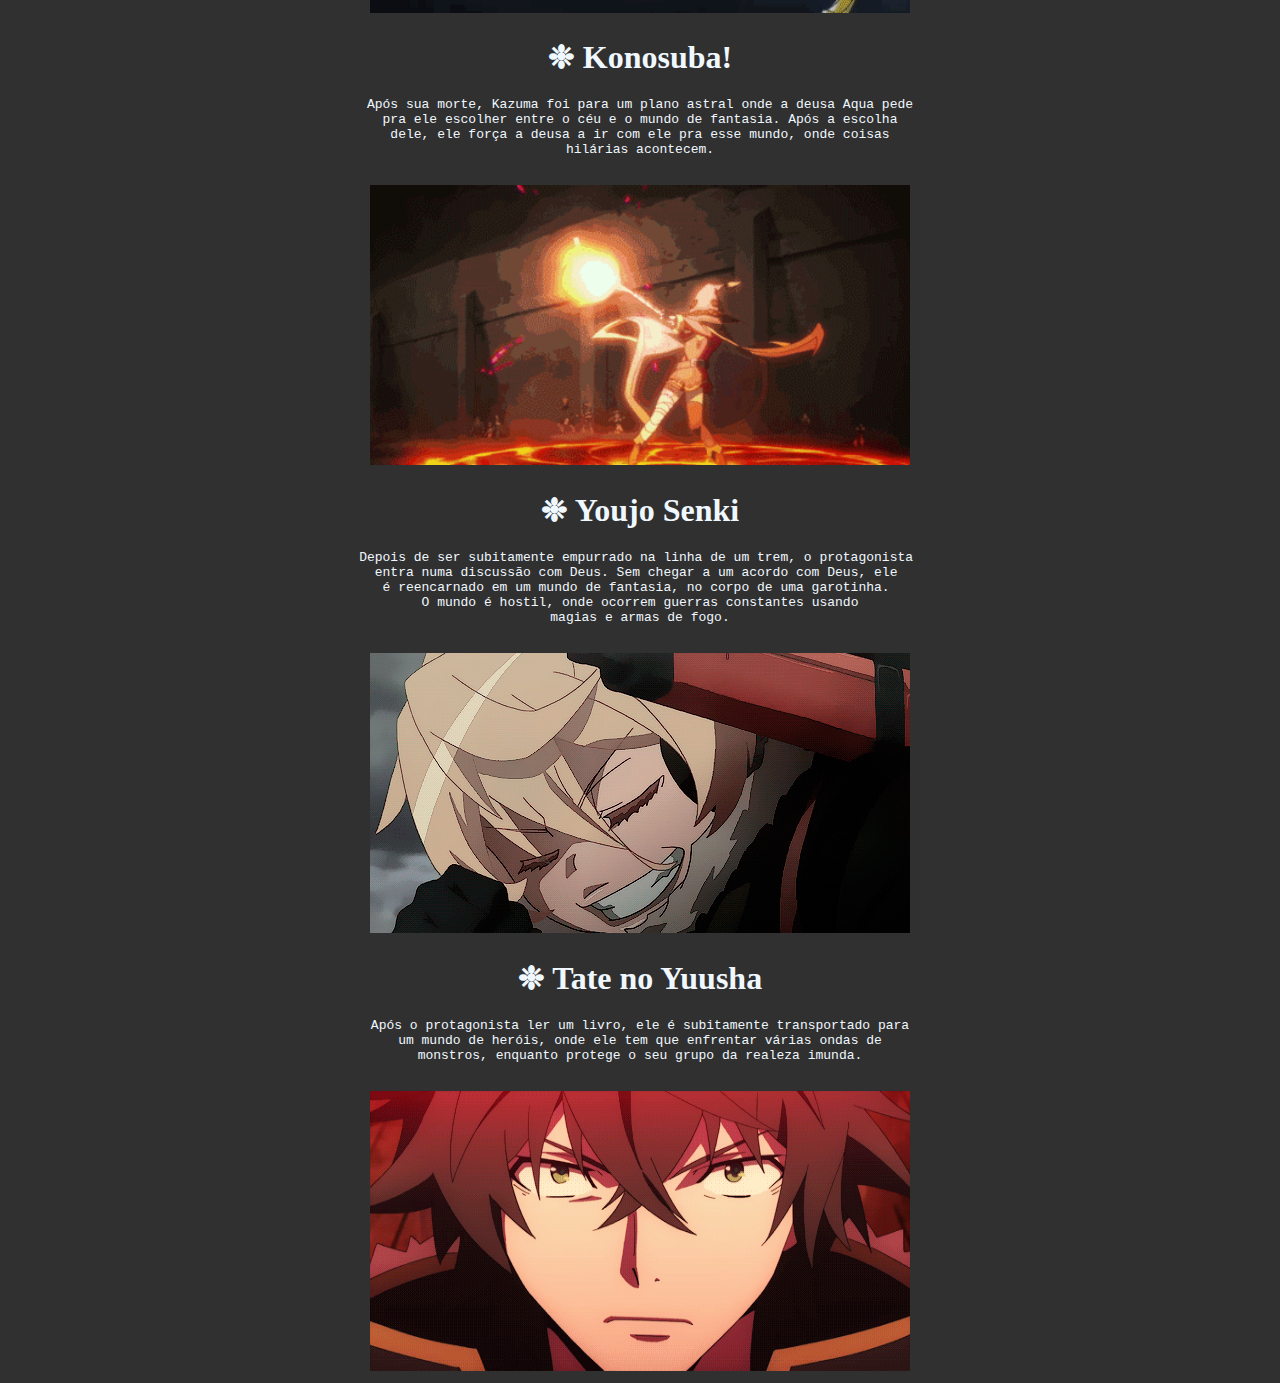
<file: Projetinho/pag2.html>
<!DOCTYPE html>
<html lang="pt-br">

<head>
    <meta name="viewport" content="width=device-width, initial-scale=1.0" />
    <title>AnimeFlix</title>
    <link rel="shortcut icon" href=".//Imagens/logo_anime-01.png" type="image/x-icon" />
    <link rel="stylesheet" href="style2.css" />
    <link href="https://fonts.googleapis.com/css?family=Russo+One" rel="stylesheet" type="text/css" />
</head>

<body>
    <div class= "titulo">
        <h1>❉ AnimeFlix</h1>
        <p1> Os melhores animes de isekai da última década ! </p1>
    </div>
    <div>
        <ul>
            <li>
                <h1><div class= caixote>Re:Zero</div></h1>
                <a href="#Historia_de_Re_Zero">

                    <img class="anime" src=".//Imagens/Re_Zero_poster.jpg" alt="Anime do cara q só morre" />
                </a>

            <li>
                <h1>
                    <div class= caixote> Overlord </div></h1>
                <a href="#Historia de Overlord">
                    <img class="anime" src="Imagens/Overlord_Poster.png"
                        alt="Caveirão overpower que tem a pica de mel" />
                </a>
            </li>

            <li>
                <h1><div class= caixote>Konosuba</div></h1>
                <a href="#Historia de Konosuba!">
                    <img class="anime" src=".//Imagens/Konosuba_poster.jpg" alt="Anime isekai que é pa ri" />
                </a>
            </li>
            
            <li>
                <h1><div class= caixote>Youjo Senki </div></h1>
                <a href="#Historia de Youjo Senki">
                    <img class="anime" src=".//Imagens/youjosekni_poster.jpg"
                        alt="Isekai do cara q vira uma mina e taca o terror no campo de batalha" />
                </a>
            </li>

            <li>
                <h1><div class= caixote>Tate no Yuusha</div></h1>
                <a href="#Historia de Tate no Yuusha">
                    <img class="anime" src=".//Imagens/Tate_Poster.png" alt="Escudo que tanka até tua mãe" />
            </li>
            </a>
        </ul>
    </div>

    <p>
        ━━━━━━━━━━━━━━━━━━━━━━━━━━━━━━━━━━━━━━━━━━━━━━━━━━━━⊱❉⊰━━━━━━━━━━━━━━━━━━━━━━━━━━━━━━━━━━━━━━━━━━━━━━━━━
    </p>
        <div>
                <h1 id="Historia_de_Re_Zero">
                    ❉ Re:Zero Kara Hajimeru Isekai Seikatsu
                </h1>
                <pre>
Re:Zero é um anime do estilo isekai onde o protagonista chamado Subaru
é subitamente transportado para um mundo de fantasia onde ele tem que
enfrentar vários desafios enquanto o seu único poder é voltar no tempo
quando morre.
        </pre>

                <img class="anime2" src=".//Imagens/re-zero-gif.gif" alt="dancei" />
                <h1 id="Historia de Overlord">❉ Overlord</h1>
                <pre>
Overlord se passa em um mundo digital, onde o protagonista foi um dos poucos 
jogadores reais deixados. Antes do servidor fechar, ele esperou até o
último minuto, ficando preso consequentemente. Como é jogou muito
o jogo, ele é extremamente poderoso e poem terror em todos os
inimigos.
        </pre>

                <img class="anime2" src=".//Imagens/overlord-gif.gif" alt="pai ta on" />
                <h1 id="Historia de Konosuba!">❉ Konosuba!</h1>
                <pre>
Após sua morte, Kazuma foi para um plano astral onde a deusa Aqua pede
pra ele escolher entre o céu e o mundo de fantasia. Após a escolha
dele, ele força a deusa a ir com ele pra esse mundo, onde coisas
hilárias acontecem.
        </pre>

                <img class="anime2" src=".//Imagens/konosuba-gif.gif" alt="Roooooouubo!" />
                <h1 id="Historia de Youjo Senki">❉ Youjo Senki</h1>
                <pre>
Depois de ser subitamente empurrado na linha de um trem, o protagonista 
entra numa discussão com Deus. Sem chegar a um acordo com Deus, ele 
é reencarnado em um mundo de fantasia, no corpo de uma garotinha. 
O mundo é hostil, onde ocorrem guerras constantes usando
magias e armas de fogo.
        </pre>

                <img class="anime2" src=".//Imagens/youjo-gif.gif" alt="Tanya meteu o ateísmo" />
                <h1 id="Historia de Tate no Yuusha">❉ Tate no Yuusha</h1>
                <pre>
Após o protagonista ler um livro, ele é subitamente transportado para
um mundo de heróis, onde ele tem que enfrentar várias ondas de
monstros, enquanto protege o seu grupo da realeza imunda.
            </pre>
        </li>
        <img class="anime2" src=".//Imagens/tate-gif.gif" alt="Tanya meteu o ateísmo" />
        
    </div>
</body>

</html>
</file>
<file: Pag Home/style1.css>
@import url('https://fonts.googleapis.com/css2?family=Bebas+Neue&display=swap');

body{

    margin: 0%;
    padding: 0px;

}

form{

    display: flex;
    align-items: center;
}

a{

    text-decoration-line: unset ;
    text-decoration: none; 
    color: rgb(255, 255, 255);
    text-decoration: none; 
    color: rgb(255, 255, 255); 
 }

 /* ==============================================================================PARTE SUPERIOR DA PAGINA ======================================================================= */ 


.menu{

background: linear-gradient(to bottom, rgba(0, 0, 0, 0.5), rgba(0, 0, 0, 0.5)), url(/assets/images/banner_novo.png);
width: auto;
height: 940px;
background-position: right;

}

.cabecalho{

    display: flex;
    justify-content: flex-start;
    align-items: center;
}

.logo-fundo{

    padding: 20px 0 0 50px;
    width: auto;
    height: 100px;
}


.title{

color: aliceblue;
justify-content: center;
align-items: center;
display: flex;
font-size: 90px;
}

.title2{

    color: aliceblue;
    justify-content: center;
    align-items: center;
    display: flex;
    font-size: 40px;
    }

    
h1{
    text-shadow: 0.5px 0.5px #000000;
    padding: 0;
    margin: 0;
}

/*
h2{
    text-shadow: 2px 2px #000000;
    padding: 0;
    margin: 0;
}
*/

h3{
    font-family:"Bebas Neue";
    text-shadow: 0.5px 0.5px #000000;
    padding: 0;
    margin: 0;
}

#botao-do-bora{
    font-family:"Bebas Neue";
    font-size: 20px;
    letter-spacing: 1px;
    color: #ffffff;
    transition: .5s;
    font-weight: bold;
    text-align: center;
    width: 120px;
    height: 57px;
    border: 1px solid #ccc;
    border-radius: 5px;
    margin: 0px 0px 0px 0px;
    padding: 4px;
    border-color: rgba(173, 0, 0, 0);
    background-color: #be0404;
}

#botao-do-bora:hover{
    cursor:pointer;
    transform: scale(1.02);
    transition: .5s;
    opacity: 1;
    box-shadow: inset 0 0 0 25px #b60000;
    color: rgb(255, 255, 255);
}

#botao-idioma{
    
    font-weight:lighter;
    font-family:"Bebas Neue";
    font-size: 18px;
    cursor:pointer;
    color: #000000;
    transition: .5s;
    text-align: center;
    width: 70px;
    height: 20px;
    border: 1px solid rgb(255, 255, 255);
    border-radius: 5px;
    margin-left: auto;
    padding: 8px;
    border-color: rgb(255, 255, 255);
    background-color: #ffffff;
}

 #botao-idioma:hover{
    cursor:pointer;
    transform: scale(1.05);
    transition: .5s;
    opacity: 1;
    
}

 #botao-entrar{
    
    font-family:"Bebas Neue";

    font-size: 17px;
    cursor:pointer;
    color: rgb(255, 255, 255);
    transition: .5s;
    font-weight:lighter;
    text-align: center;
    width: 70px;
    height: 20px;
    border: 1px solid #ccc;
    border-radius: 5px;
    margin: 0 25px 0 20px;
    padding: 8px;
    border-color: rgb(184, 28, 0);
    background-color: #a50000;
}

#botao-entrar:hover{

    
    cursor:pointer;
    transform: scale(1.05);
    transition: .5s;
    
    color: #a50000 !important;
}

.email-container{
 margin: 0px 0px 0px 0px;
display:flex;
justify-content:center;
    
}

#caixa-de-email{
    font-size: 24px;
    width: 500px;
    height: 50px;
    border-radius: 4px 0 0 4px;
    border: 2px solid #fff;
    padding-left: 10px;

}

.Titulo-Principal{
    padding-top: 220px ;
    font-family:"Bebas Neue";
    color: #ffffff;
    font-size: 90px;
    display: flex;
    justify-content: center;
}

.Mini-Titulo1{
    font-family:"Bebas Neue";
    color: #ffffff;
    font-size: 40px;
    display: flex;
    justify-content: center;
}

.Mini-Titulo2{
    font-family:"Bebas Neue";
    letter-spacing: 1px;
    color: #ffffff;
    font-size: 20px;
    display: flex;
    justify-content: center;
}





/* ==============================================================================PARTE INFERIOR DA PAGINA ======================================================================= */


.titulo-das-caixas{
    font-family:"Bebas Neue";
    font-size:2em;

}





.parallax {
/* The image used */
 background-image: url("/assets/images/fundo_estrelado.jpg");
/* Set a specific height */
 height: 100%;
 width: 100%;
 /* Create the parallax scrolling effect */
 background-attachment: fixed;
 background-position: center;
 background-repeat: no-repeat;
 background-size: cover;
 box-shadow: 0 10px 20px rgba(0, 0, 0, 0.027), 0 6px 6px rgba(0, 0, 0, 0.23);
}

.caixa-1{

    margin-top: -120px;
    padding-top:0px;
    width: 100%;
    height: 100%;
    transition: .5s;
}

.caixa-1:hover{

    opacity: 1;
    color: rgb(0, 0, 0);
    
}

.texto-caixa-1{

    display: grid;
    color:#ffffff;
    margin-top: 120px;
    background-color: #161616;
    height: 400px;
    box-shadow: 0 10px 20px rgba(0, 0, 0, 0.027), 0 6px 6px rgba(0, 0, 0, 0.23);
}

.caixa-2{

    width: 100%;
    height: 100%;
    transition: .5s;
}

.caixa-2:hover{

    opacity: 1;
    color: rgb(0, 0, 0);
    
}

.texto-caixa-2{

    display: grid;
    color:#ffffff;
    margin-top: 20px;
    background-color: #161616;
    height: 400px;
    box-shadow: 0 10px 20px rgba(0, 0, 0, 0.027), 0 6px 6px rgba(0, 0, 0, 0.23);

}

/*.caixa-3{

    margin-top: 0px;
    padding-top:10px;
    width: 100%;
    height: 500px;

}
*/

.texto-caixa-3{

    color:#ffffff;
    margin-top: 20px;
    background-color: #161616;
    height: 200px;
    box-shadow: 0 10px 20px rgba(0, 0, 0, 0.027), 0 6px 6px rgba(0, 0, 0, 0.23);
}

.grid-1{

    padding: 25px 0px 0px 280px;
    display: flex;
    font-family: "Bebas Neue";
    font-size: 45px;
    grid-column: 1/2;
    grid-row: 1/2;
    flex-direction: column;
    justify-content: flex-end;
}

.grid-2{


padding: 0px 0px 30px 280px;
font-family:"Bebas Neue";
grid-column:1/2;
grid-row:2/2;
margin: 0px;

}

.grid-3{

grid-column:2/2;
grid-row: 1/span 2;

}

#img-tv{

width: 500px;
height: auto;

}

.grid-4{

    display: flex;
    font-family: "Bebas Neue";
    font-size: 45px;
    grid-column: 2/2;
    grid-row: 1/2;
    flex-direction: column;
    justify-content: flex-end;
}

.grid-5{

    padding: 0px 0px 30px 280px;
    font-family:"Bebas Neue";
    grid-column:2/2;
    grid-row:2/2;
    margin: 0px;
    padding: 0px 0px 30px 0px;
}

.grid-6{

    grid-column:1/2;
    grid-row: 1/span 2;
    margin-left: 250px;
}
    

#img-celular{

    width: 290px;
    height: auto;
    
}

.contato{

    font-family: "Bebas Neue";
    font-size: 20px;
    padding: 60px 30% 35px 30%;
    display: flex;
    align-content: center;
    flex-wrap: wrap;
    flex-direction: row;
    align-items: baseline;
    justify-content: space-around;
}

#fade-up{

    transition: 10s;
}

/*=====================================================================================*/
</file>
<file: Projetinho/style1.css>
@import url('https://fonts.googleapis.com/css2?family=Bebas+Neue&display=swap');

body{

    margin: 0%;
    padding: 0px;

}

form{

    display: flex;
    align-items: center;
}

a{

    text-decoration-line: unset ;
    text-decoration: none; 
    color: rgb(255, 255, 255);
    text-decoration: none; 
    color: rgb(255, 255, 255); 
 }

 /* ==============================================================================PARTE SUPERIOR DA PAGINA ======================================================================= */ 

.barra-superior{

    width: 100%;
    height: 70px;
}

.menu{

background: linear-gradient(to bottom, rgba(0, 0, 0, 0.5), rgba(0, 0, 0, 0.5)), url(assets/images/fundo\ projetin.png);
width: 100%;
height: 940px;
background-position: right;

}

.logo{

    background-color: transparent;
    display: flex;
    justify-content: left;
    width: 300px;
    height: 100px;
    

}

.title{

color: aliceblue;
justify-content: center;
align-items: center;
display: flex;
font-size: 90px;
}

.title2{

    color: aliceblue;
    justify-content: center;
    align-items: center;
    display: flex;
    font-size: 40px;
    }

    
h1{
    text-shadow: 0.5px 0.5px #000000;
    padding: 0;
    margin: 0;
}

/*
h2{
    text-shadow: 2px 2px #000000;
    padding: 0;
    margin: 0;
}
*/

h3{
    font-family:"Bebas Neue";
    text-shadow: 0.5px 0.5px #000000;
    padding: 0;
    margin: 0;
}

#botao-do-bora{
    font-family:"Bebas Neue";
    font-size: 20px;
    letter-spacing: 1px;
    color: #ffffff;
    transition: .5s;
    font-weight: bold;
    text-align: center;
    width: 120px;
    height: 57px;
    border: 1px solid #ccc;
    border-radius: 5px;
    margin: 0px 0px 0px 0px;
    padding: 4px;
    border-color: rgba(173, 0, 0, 0);
    box-shadow: 0 10px 20px rgba(247, 245, 245, 0.027), 0 6px 6px rgba(240, 235, 235, 0.23);
    background-color: #be0404;
}

#botao-do-bora:hover{
    cursor:pointer;
    transform: scale(1.05);
    transition: .5s;
    opacity: 1;
    box-shadow: inset 0 0 0 25px #b60000;
    color: rgb(255, 255, 255);
    box-shadow: 0 10px 20px rgba(247, 245, 245, 0.027), 0 6px 6px rgba(240, 235, 235, 0.23);
}

#botao-idioma{
    font-family:"Bebas Neue";
    font-size: 18px;
    cursor:pointer;
    color: #000000;
    transition: .5s;
    font-weight: bold;
    text-align: center;
    width: 100px;
    height: 20px;
    border: 1px solid rgb(255, 255, 255);
    border-radius: 5px;
    margin: 30px 0px 0 1500px;
    padding: 8px;
    border-color: rgb(255, 255, 255);
    background-color: #ffffff;
}

 #botao-idioma:hover{
    cursor:pointer;
    transform: scale(1.05);
    transition: .5s;
    opacity: 1;
    
}

 #botao-entrar{
    font-family:"Bebas Neue";
    font-size: 17px;
    cursor:pointer;
    color: rgb(255, 255, 255);
    transition: .5s;
    font-weight: bold;
    text-align: center;
    width: 140px;
    height: 20px;
    border: 1px solid #ccc;
    border-radius: 5px;
    margin: 30px 0px 0 25px;
    padding: 8px;
    border-color: rgb(184, 28, 0);
    background-color: #a50000;
}

#botao-entrar:hover{

    
    cursor:pointer;
    transform: scale(1.05);
    transition: .5s;
    
    color: #a50000 !important;
}

.email-container{
 margin: 0px 0px 0px 0px;
display:flex;
justify-content:center;
    
}

#caixa-de-email{
    font-size: 24px;
    width: 500px;
    height: 50px;

}

.Titulo-Principal{
    padding-top: 220px ;
    font-family:"Bebas Neue";
    color: #ffffff;
    font-size: 90px;
    display: flex;
    justify-content: center;
}

.Mini-Titulo1{
    font-family:"Bebas Neue";
    color: #ffffff;
    font-size: 40px;
    display: flex;
    justify-content: center;
}

.Mini-Titulo2{
    font-family:"Bebas Neue";
    color: #ffffff;
    font-size: 20px;
    display: flex;
    justify-content: center;
}





/* ==============================================================================PARTE INFERIOR DA PAGINA ======================================================================= */


.titulo-das-caixas{
    font-family:"Bebas Neue";
    font-size:2em;

}





.parallax {
/* The image used */
 background-image: url("assets/images/fundo_estrelado.jpg");
/* Set a specific height */
 height: 100%;
 width: 100%;
 /* Create the parallax scrolling effect */
 background-attachment: fixed;
 background-position: center;
 background-repeat: no-repeat;
 background-size: cover;
 box-shadow: 0 10px 20px rgba(0, 0, 0, 0.027), 0 6px 6px rgba(0, 0, 0, 0.23);
}

.caixa-1{

    margin-top: -120px;
    padding-top:0px;
    width: 100%;
    height: 100%;
    transition: .5s;
}

.caixa-1:hover{

    opacity: 1;
    color: rgb(0, 0, 0);
    
}

.texto-caixa-1{

    display: grid;
    color:#ffffff;
    margin-top: 120px;
    background-color: #161616;
    height: 400px;
    box-shadow: 0 10px 20px rgba(0, 0, 0, 0.027), 0 6px 6px rgba(0, 0, 0, 0.23);
}

.caixa-2{

    width: 100%;
    height: 100%;
    transition: .5s;
}

.caixa-2:hover{

    opacity: 1;
    color: rgb(0, 0, 0);
    
}

.texto-caixa-2{

    display: grid;
    color:#ffffff;
    margin-top: 20px;
    background-color: #161616;
    height: 400px;
    box-shadow: 0 10px 20px rgba(0, 0, 0, 0.027), 0 6px 6px rgba(0, 0, 0, 0.23);

}

/*.caixa-3{

    margin-top: 0px;
    padding-top:10px;
    width: 100%;
    height: 500px;

}
*/

.texto-caixa-3{

    color:#ffffff;
    margin-top: 20px;
    background-color: #161616;
    height: 200px;
    box-shadow: 0 10px 20px rgba(0, 0, 0, 0.027), 0 6px 6px rgba(0, 0, 0, 0.23);
}

.grid-1{

    padding: 25px 0px 0px 280px;
    display: flex;
    font-family: "Bebas Neue";
    font-size: 45px;
    grid-column: 1/2;
    grid-row: 1/2;
    flex-direction: column;
    justify-content: flex-end;
}

.grid-2{


padding: 0px 0px 30px 280px;
font-family:"Bebas Neue";
grid-column:1/2;
grid-row:2/2;
margin: 0px;

}

.grid-3{

grid-column:2/2;
grid-row: 1/span 2;

}

#img-tv{

width: 500px;
height: auto;

}

.grid-4{

    display: flex;
    font-family: "Bebas Neue";
    font-size: 45px;
    grid-column: 2/2;
    grid-row: 1/2;
    flex-direction: column;
    justify-content: flex-end;
}

.grid-5{

    padding: 0px 0px 30px 280px;
    font-family:"Bebas Neue";
    grid-column:2/2;
    grid-row:2/2;
    margin: 0px;
    padding: 0px 0px 30px 0px;
}

.grid-6{

    grid-column:1/2;
    grid-row: 1/span 2;
    margin-left: 250px;
}
    

#img-celular{

    width: 290px;
    height: auto;
    
}

.contato{

    font-family: "Bebas Neue";
    font-size: 20px;
    padding: 75px 30% 35px 30%;
    display: flex;
    align-content: center;
    flex-wrap: wrap;
    flex-direction: row;
    align-items: baseline;
    justify-content: space-around;
}

#fade-up{

    transition: 10s;
}

/*=====================================================================================*/
</file>
<file: style2.css>
body {
    text-align: center;    
    background-color: rgb(48, 48, 48); 
    color:aliceblue;
   
    }
    ul {
      display:flex;
      justify-content: space-between;
      list-style-type: none;
    }

     .anime {

        width: 313px;
        height: 452px;
        transition: .5s;  
        opacity: 0.9;
     }

     .anime:hover {

      transform: scale(1.05);
      transition: .5s;
      opacity: 1;
      box-shadow: inset 0 0 0 25px #53a7ea;
   
   }

     .anime2 {
        
        width: 540px;
        height: 280px;
        justify-content: center;
     }

     .caixote{
      transition: .5s;
      font-weight: bold;
      text-align: center;
      width: 305px;
      border: 1px solid #ccc;
      border-radius: 5px;
      margin: 10px 5px;
      padding: 4px;
      border-color: azure;
      box-shadow: 0 10px 20px rgba(247, 245, 245, 0.19), 0 6px 6px rgba(240, 235, 235, 0.23);
     }

     .caixote:hover{

      transform: scale(1.05);
      transition: .5s;
      opacity: 1;
      box-shadow: inset 0 0 0 25px #ffffff;
      color: rgb(48, 48, 48)
     }

   .titulo{
      margin:auto;
      
   }



     
   
   
   /* 
      box-shadow: "posicao x" "posicao Y" "efeito blur" "espalhamento" "cor"
      background:url(https://cdn-media-1.freecodecamp.org/imgr/MJAkxbh.png);

@ keyframe é sorrizo ronaldo
   @keyframes rainbow {
  0% {
    background-color: blue;
     }
     
. é classe
# é ID
e tag não usa nada, só <> e faz parte da tag

usos:
# usa com id
e o "." usa com class
tag não usa nada 

*/
</file>
<file: contas.css>
@import url('https://fonts.googleapis.com/css2?family=Bebas+Neue&display=swap');

body{

 background-color:#141414fd;    
 margin: 0%;
 padding: 0px;

}

.titulo-contas{

    letter-spacing: 1px;
    display: flex;
    justify-content: center;
    font-family:"Bebas Neue";
    font-size:80px;
    color: white;
    padding: 50px 0px 50px 0px;
}

.logo-tamanho{

    padding: 20px 0px 0px 50px;
    width: auto ;
    height: 100px;
}

.grid-contas{

display: flex;
justify-content: center;
letter-spacing: 2px;

}

.conta-1{

    border-radius: 10px;
    cursor:pointer;
    width: 200px;
    height: auto;
    transition: .5s;
}

.conta-1:hover{

    transform: scale(1.05);
    transition: .5s;
    box-shadow: 0 10px 10px rgb(0, 0, 0), 0 6px 6px rgb(5, 3, 3);

}

.profile-1{

    font-weight: normal;
    font-size: 25px;
    font-family:"Bebas Neue";
    color: #a5a5a5;
    display: flex;
    justify-content: center;
    margin: 25px 0px 0px 0px;
}

.conta-2{

    border-radius: 10px;
    cursor:pointer;
    margin: 0px 0px 0px 30px;
    width: 200px;
    height: auto;
    transition: .5s;
}

.conta-2:hover{

    transform: scale(1.05);
    transition: .5s;
    box-shadow: 0 10px 10px rgb(0, 0, 0), 0 6px 6px rgb(5, 3, 3);
}

.profile-2{

    font-weight: normal;
    font-size: 25px;
    font-family:"Bebas Neue";
    color: #a5a5a5;
    display: flex;
    justify-content: center;
    margin: 25px 0px 0px 30px;
}

.adicione-um-perfil{

    border-radius: 10px;
    cursor:pointer;
    margin: 0px 0px 0px 30px;
    width: 210px;
    height: auto;
    transition: .5s;

}

.adicione-um-perfil:hover{

    border: 40px;
    transform: scale(1.05);
    transition: .5s;
    box-shadow: 0 10px 10px rgb(0, 0, 0), 0 6px 6px rgb(5, 3, 3);

}

.profile-3{

    font-weight: normal;
    font-size: 25px;
    font-family:"Bebas Neue";
    color: #a5a5a5;
    display: flex;
    justify-content: center;
    margin: 25px 0px 0px 30px;
}

.gerenciar-perfis{

    padding: 75px 0px 0px 0px;
    display: flex;
    justify-content: center;
    
}

.botao-do-gerenciar{

    transition: .5s;
    cursor:pointer;
}

.botao-do-gerenciar:hover{

    cursor:pointer;
    transform: scale(1.05);
    transition: .5s;
}
</file>
<file: Pag Contas/contas.css>
@import url('https://fonts.googleapis.com/css2?family=Bebas+Neue&display=swap');

body{

 background-color:#141414fd;    
 margin: 0%;
 padding: 0px;

}

.titulo-contas{

    letter-spacing: 1px;
    display: flex;
    justify-content: center;
    font-family:"Bebas Neue";
    font-size:80px;
    color: white;
    padding: 50px 0px 50px 0px;
}

.logo-tamanho{

    padding: 20px 0px 0px 50px;
    width: auto ;
    height: 100px;
}

.grid-contas{

display: flex;
justify-content: center;
letter-spacing: 2px;

}

.conta-1{

    border-radius: 10px;
    cursor:pointer;
    width: 200px;
    height: auto;
    transition: .5s;
}

.conta-1:hover{

    transform: scale(1.05);
    transition: .5s;
    box-shadow: 0 10px 10px rgb(0, 0, 0), 0 6px 6px rgb(5, 3, 3);

}

.profile-1{

    font-weight: normal;
    font-size: 25px;
    font-family:"Bebas Neue";
    color: #a5a5a5;
    display: flex;
    justify-content: center;
    margin: 25px 0px 0px 0px;
}

.conta-2{

    border-radius: 10px;
    cursor:pointer;
    margin: 0px 0px 0px 30px;
    width: 200px;
    height: auto;
    transition: .5s;
}

.conta-2:hover{

    transform: scale(1.05);
    transition: .5s;
    box-shadow: 0 10px 10px rgb(0, 0, 0), 0 6px 6px rgb(5, 3, 3);
}

.profile-2{

    font-weight: normal;
    font-size: 25px;
    font-family:"Bebas Neue";
    color: #a5a5a5;
    display: flex;
    justify-content: center;
    margin: 25px 0px 0px 30px;
}

.adicione-um-perfil{

    border-radius: 10px;
    cursor:pointer;
    margin: 0px 0px 0px 30px;
    width: 210px;
    height: auto;
    transition: .5s;

}

.adicione-um-perfil:hover{

    border: 40px;
    transform: scale(1.05);
    transition: .5s;
    box-shadow: 0 10px 10px rgb(0, 0, 0), 0 6px 6px rgb(5, 3, 3);

}

.profile-3{

    font-weight: normal;
    font-size: 25px;
    font-family:"Bebas Neue";
    color: #a5a5a5;
    display: flex;
    justify-content: center;
    margin: 25px 0px 0px 30px;
}

.gerenciar-perfis{

    padding: 75px 0px 0px 0px;
    display: flex;
    justify-content: center;
    
}

.botao-do-gerenciar{

    transition: .5s;
    cursor:pointer;
}

.botao-do-gerenciar:hover{

    cursor:pointer;
    transform: scale(1.05);
    transition: .5s;
}
</file>
<file: Pag Animes/catalogo.css>
@import url('https://fonts.googleapis.com/css2?family=Bebas+Neue&display=swap');


.anime-em-destaque{

    background: linear-gradient( to right, rgba(0, 0, 0, 0.603) -25rem, transparent), linear-gradient(to top, black 1rem, transparent ), url(/assets/images/banner-patrasche.png);
    height: 850px;
    background-size: cover;
}

.logo-top{

    width: 100%;
    height: auto;
    display: flex;
    justify-content: space-between;
    align-content: stretch;
}

.icone-do-perfil{

    margin: 0;
    cursor: pointer;
    width: auto;
    height: 40px;
    border-radius: 5px; 
    position: relative;
    top:25px;
    right: 50px;   
}

.re-zero-logo{
    padding-left: 70px;
    padding-top: 100px;
    width: 600px;
    height: auto;
}

.texto-re-zero{

    font-size: 25px;
    width: 800px;
    padding-left: 70px;
    font-family:"Arial";
    font-weight:lighter;
    color: aliceblue;
}

.botoes-re-zero{

    display: flex;
    
}

.botao-assistir{

    margin-top: 25px;
    font-weight:lighter;
    font-family:"Bebas Neue";
    font-size: 18px;
    cursor:pointer;
    color: #000000;
    text-align: center;
    width: 70px;
    height: 20px;
    border: 1px solid rgb(255, 255, 255);
    border-radius: 5px;
    margin-left: 70px;
    padding: 8px;
    border-color: rgb(255, 255, 255);
    background-color: #ffffff;
}

.botao-informacoes{

    margin-top: 25px;
    font-weight:lighter;
    font-family:"Bebas Neue";
    font-size: 18px;
    cursor:pointer;
    color: #000000;
    text-align: center;
    width: 90px;
    height: 20px;
    border: 1px solid rgb(255, 255, 255);
    border-radius: 5px;
    margin-left: 20px;
    padding: 8px;
    border-color: rgb(255, 255, 255);
    background-color: #ffffff;
}

.swiper-container {

    margin-top: 20px;
    width: 95%;
    height: 100%;
    cursor: pointer;
  }

  .swiper-slide {
    text-align: center;


    /* Center slide text vertically */
    display: -webkit-box;
    display: -ms-flexbox;
    display: -webkit-flex;
    display: flex;
    -webkit-box-pack: center;
    -ms-flex-pack: center;
    -webkit-justify-content: center;
    justify-content: center;
    -webkit-box-align: center;
    -ms-flex-align: center;
    -webkit-align-items: center;
    align-items: center;
  }

  .swiper-slide img {
    
    padding-top: 3px;
    border-radius: 10px;
    display: block;
    width: 100%;
    height: 280px;
    object-fit: cover;
  }

  .titulo-do-catalogo{

    font-family:"Bebas Neue";
    font-weight:lighter;
    margin-left: 45px;
    color: #ffffff;
    margin-top: 0;
  }

  .titulo-do-catalogo2{

    font-family:"Bebas Neue";
    font-weight:lighter;
    margin-left: 45px;
    color: #ffffff;
    
  }

  .fundo-inferior{

    margin-top: 0;
    background: linear-gradient( to right, rgba(0, 0, 0, 0.603) -25rem, transparent), linear-gradient(to bottom, black 1rem, transparent )
  }


  .texto-caixa-3{

    color:#ffffff;
    margin-top: 20px;
    background: linear-gradient( to top, rgba(0, 0, 0, 0.603) -25rem, transparent), linear-gradient(to top, black 1rem, transparent );
    height: 200px;
    box-shadow: 0 10px 20px rgba(0, 0, 0, 0.027), 0 6px 6px rgba(0, 0, 0, 0.23);
}

.contato{

    font-family: "Bebas Neue";
    font-size: 20px;
    padding: 60px 30% 35px 30%;
    display: flex;
    align-content: center;
    flex-wrap: wrap;
    flex-direction: row;
    align-items: baseline;
    justify-content: space-around;
}

/* Drop Down do icon */

.dropbtn {
  background-color: rgba(255, 0, 0, 0);
  color: white;
  padding: 16px;
  font-size: 16px;
  border: none;
  cursor: pointer;

}

.dropdown {
  position: relative;
  display: inline-block;
}

.dropdown-content {
  text-align: center;
  border-radius:5px;
  font-family:"Bebas Neue";
  display: none;
  position: absolute;
  background-color: #141414fd;
  min-width: 160px;
  box-shadow: 0px 8px 16px 0px rgba(0,0,0,0.2);
  right: 10px;
  top: 82px;
}

.dropdown-content a {
  color: white;
  padding: 12px 16px;
  text-decoration: none;
  display: block;
}

.dropdown-content a:hover {
  
  background-color: #f1f1f1;
  color:black;
  font-family:"Bebas Neue";
  border-radius:5px;
}

.dropdown:hover .dropdown-content {
  display: block;
}
</file>
<file: Projetinho/style2.css>
body {
    text-align: center;    
    background-color: rgb(48, 48, 48); 
    color:aliceblue;
   
    }
    ul {
      display:flex;
      justify-content: space-between;
      list-style-type: none;
    }

     .anime {

        width: 313px;
        height: 452px;
        transition: .5s;  
        opacity: 0.9;
     }

     .anime:hover {

      transform: scale(1.05);
      transition: .5s;
      opacity: 1;
      box-shadow: inset 0 0 0 25px #53a7ea;
   
   }

     .anime2 {
        
        width: 540px;
        height: 280px;
        justify-content: center;
     }

     .caixote{
      transition: .5s;
      font-weight: bold;
      text-align: center;
      width: 305px;
      border: 1px solid #ccc;
      border-radius: 5px;
      margin: 10px 5px;
      padding: 4px;
      border-color: azure;
      box-shadow: 0 10px 20px rgba(247, 245, 245, 0.19), 0 6px 6px rgba(240, 235, 235, 0.23);
     }

     .caixote:hover{

      transform: scale(1.05);
      transition: .5s;
      opacity: 1;
      box-shadow: inset 0 0 0 25px #ffffff;
      color: rgb(48, 48, 48)
     }

   .titulo{
      margin:auto;
      
   }



     
   
   
   /* 
      box-shadow: "posicao x" "posicao Y" "efeito blur" "espalhamento" "cor"
      background:url(https://cdn-media-1.freecodecamp.org/imgr/MJAkxbh.png);

@ keyframe é sorrizo ronaldo
   @keyframes rainbow {
  0% {
    background-color: blue;
     }
     
. é classe
# é ID
e tag não usa nada, só <> e faz parte da tag

usos:
# usa com id
e o "." usa com class
tag não usa nada 

*/
</file>
